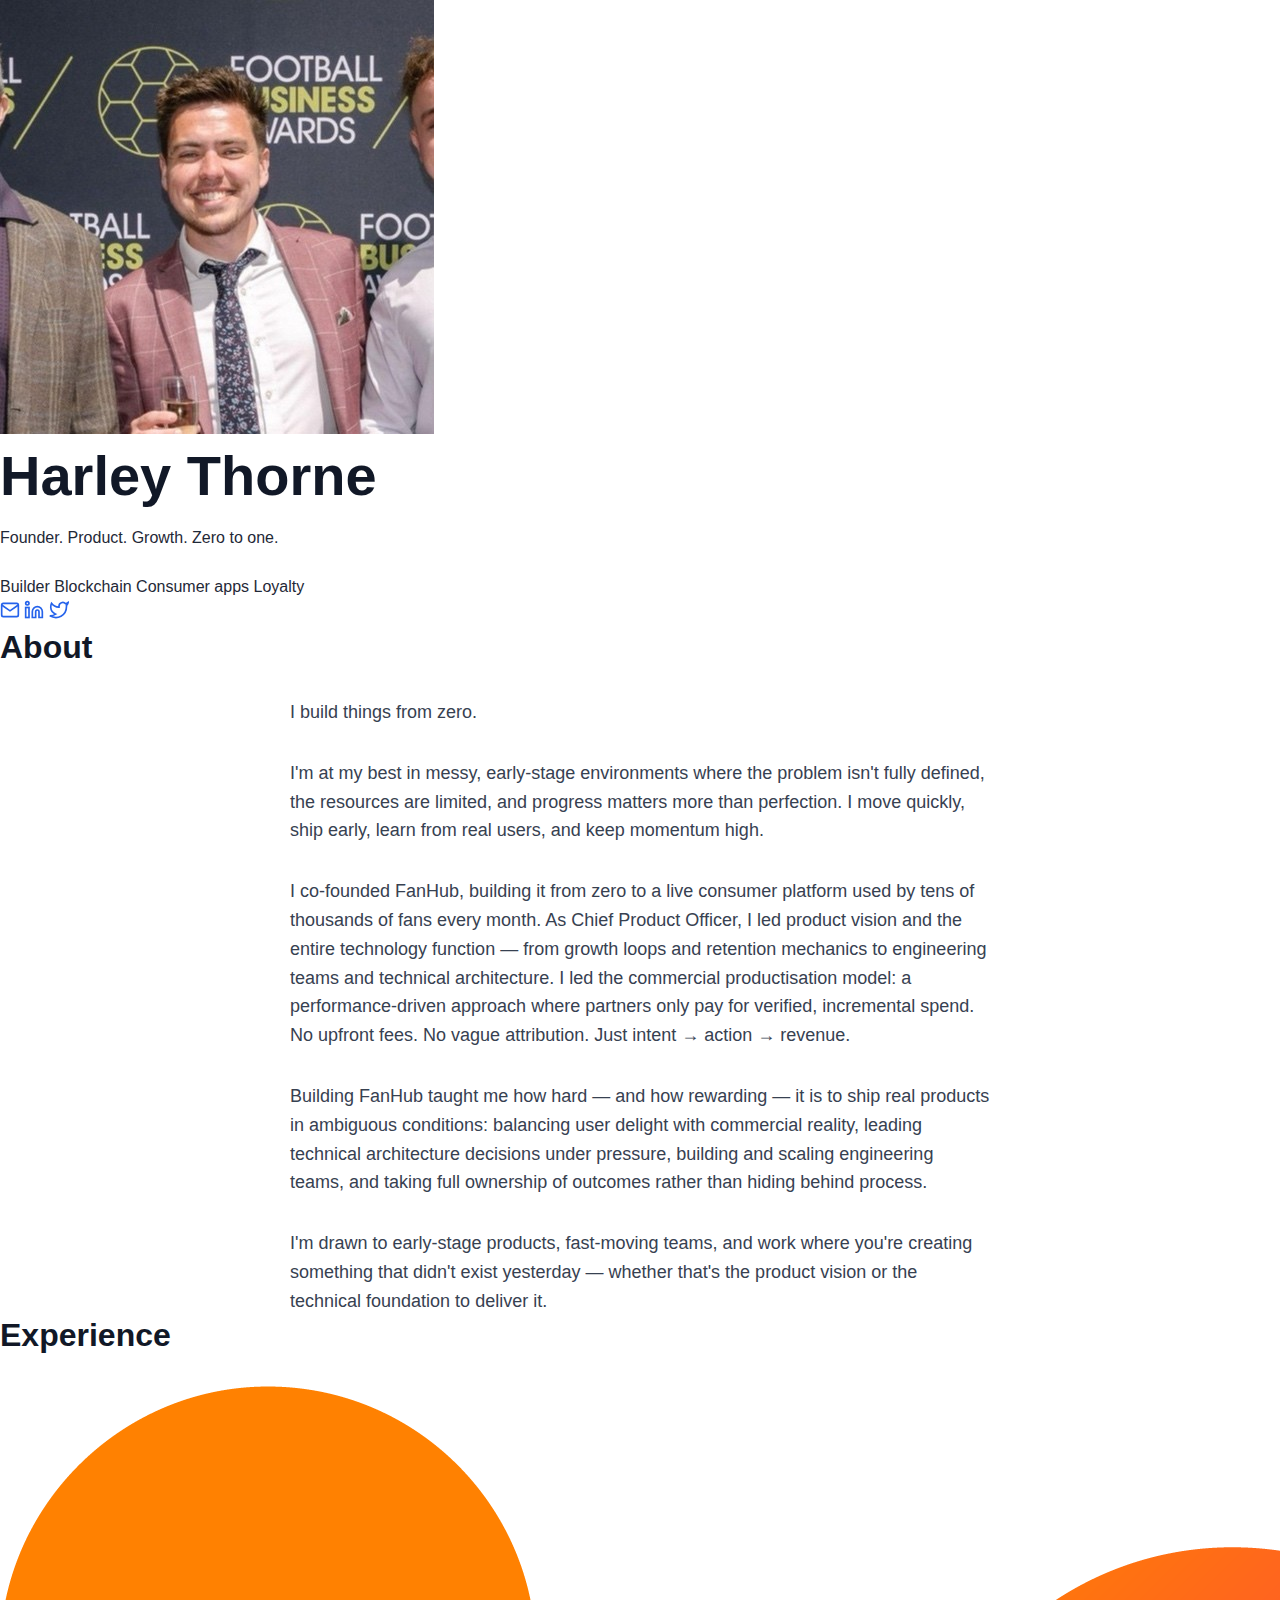
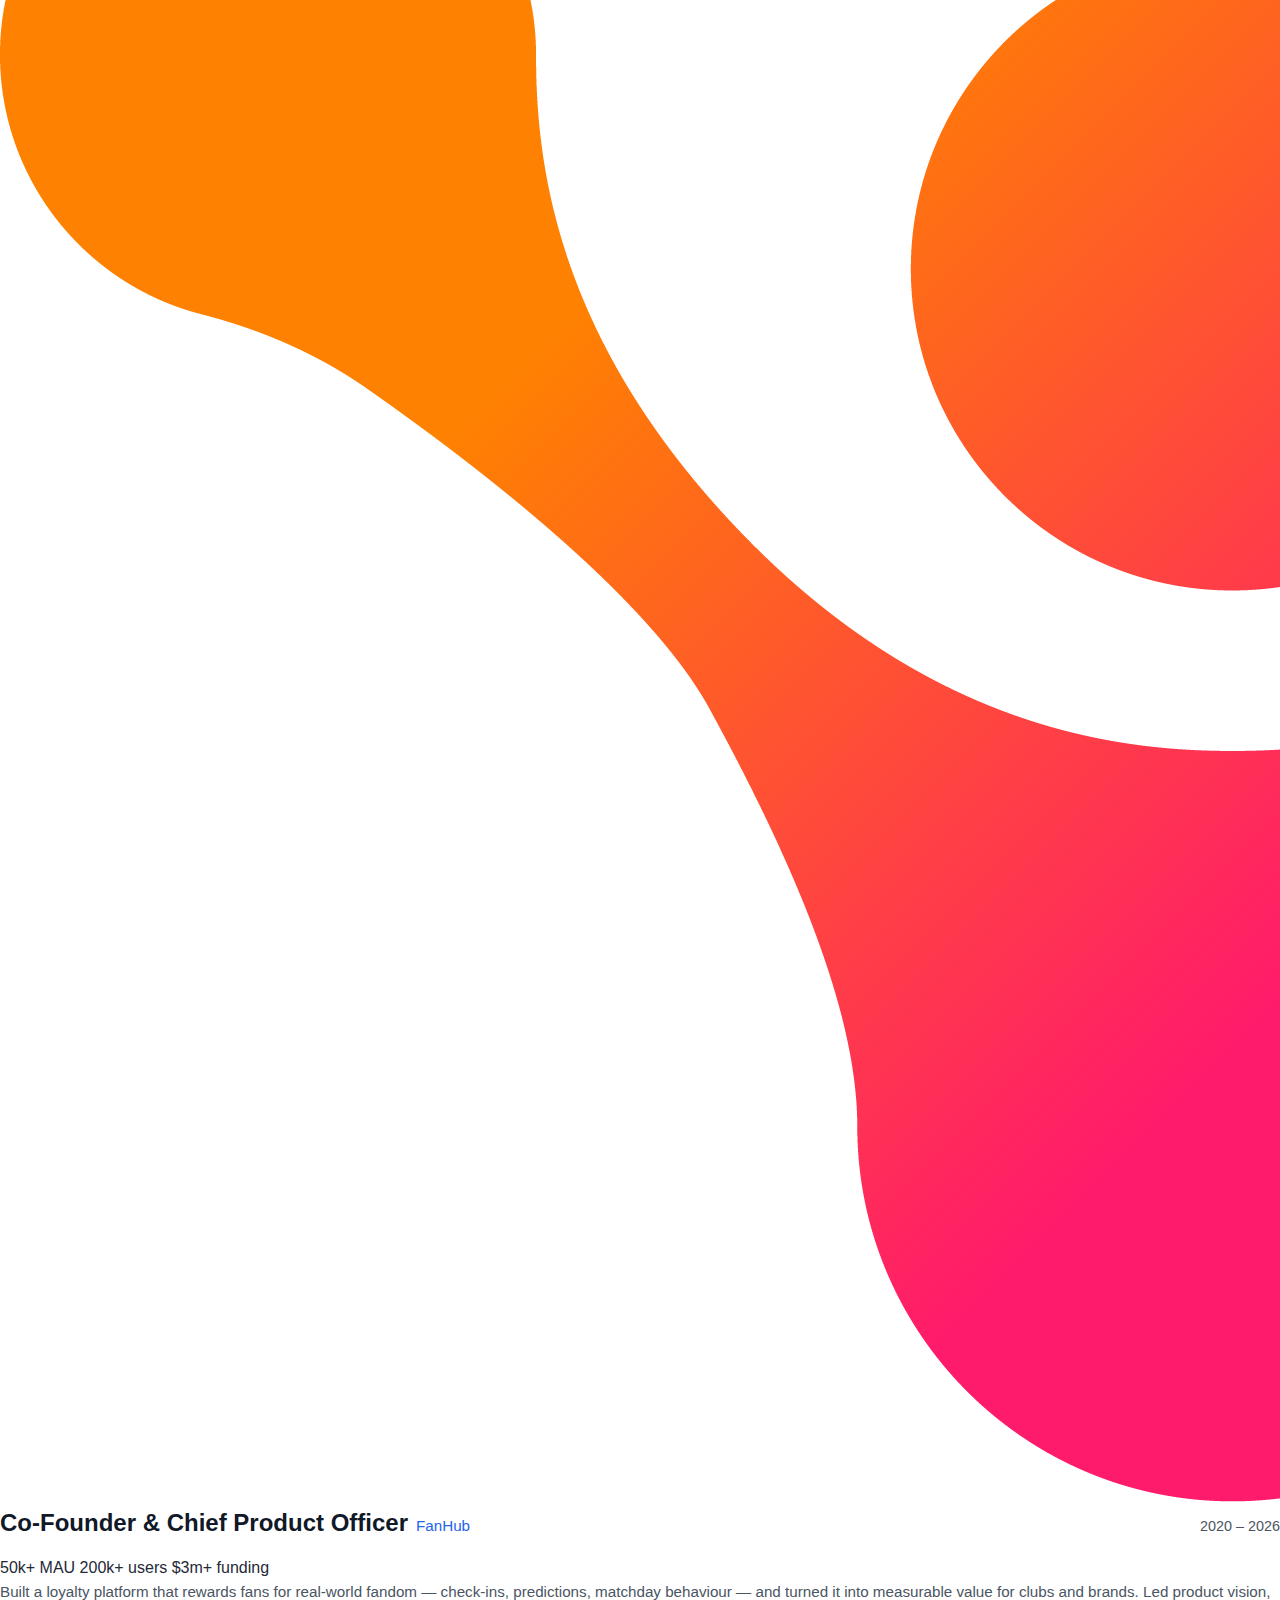
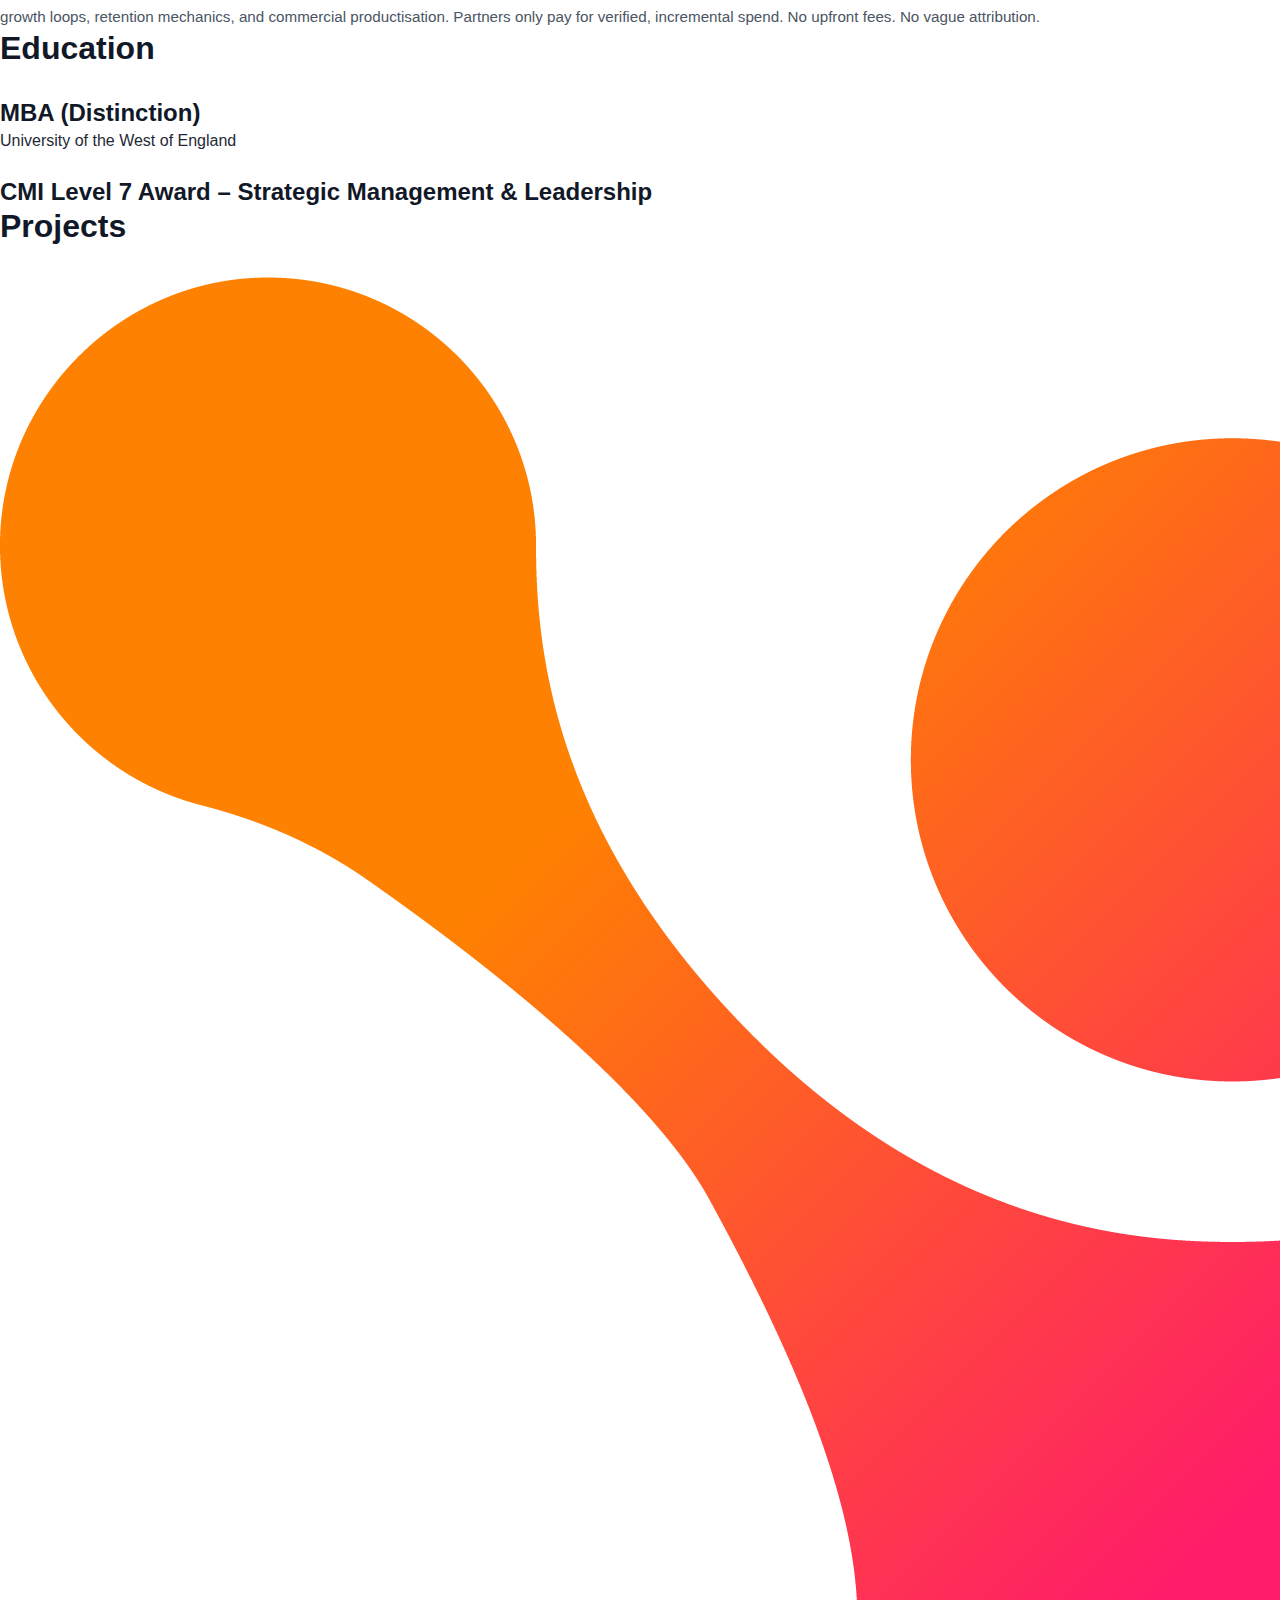
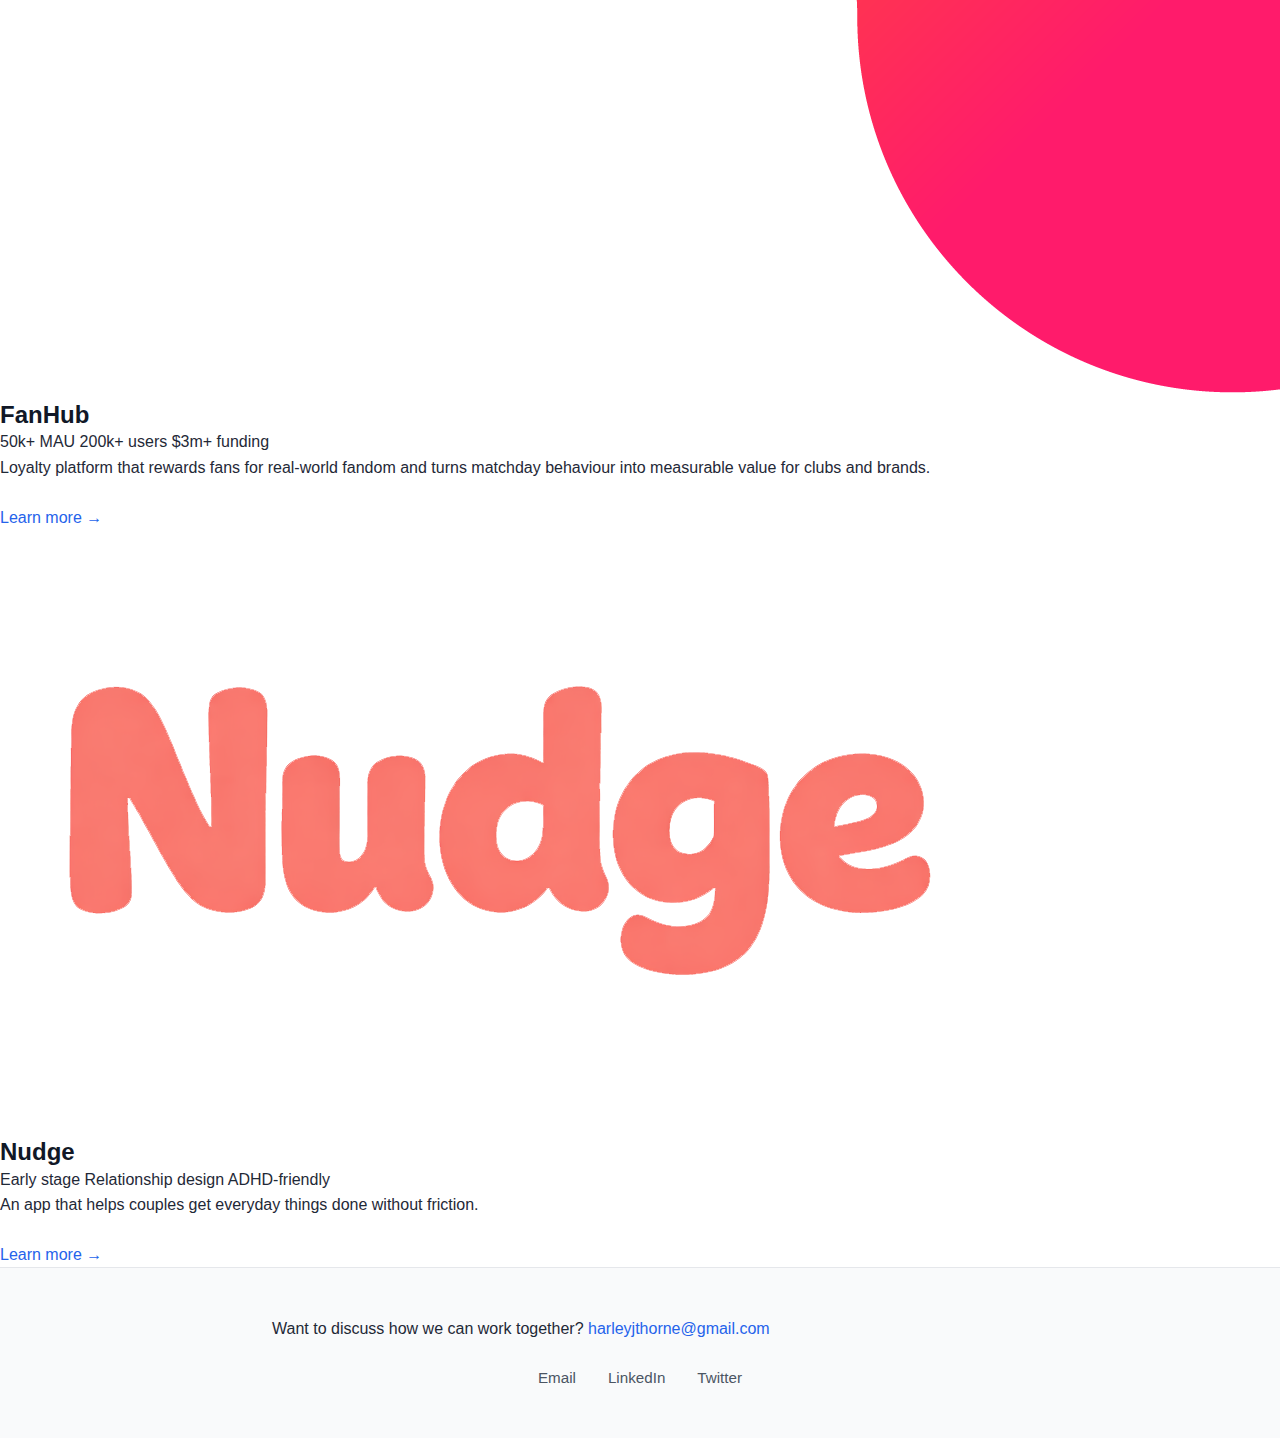
<file: index.html>
<!DOCTYPE html>
<html lang="en">
<head>
    <meta charset="UTF-8">
    <meta name="viewport" content="width=device-width, initial-scale=1.0">
    <meta name="description" content="Harley Thorne - Founder. Product. Growth. Zero to one. Co-founder of FanHub.">
    <title>Harley Thorne</title>
    <link rel="icon" type="image/png" href="assets/favicon_logo.png">
    <link rel="apple-touch-icon" href="assets/favicon_logo.png">
    <link rel="stylesheet" href="styles.css">
</head>
<body>
    <div class="bento-container">
        <!-- Identity Card -->
        <article class="bento-card identity-card">
            <div class="identity-content">
                <img src="assets/HarleySportsConference.jpeg" alt="Harley Thorne" class="identity-photo">
                <div class="identity-text">
                    <h1 class="identity-name">Harley Thorne</h1>
                    <p class="identity-tagline">Founder. Product. Growth. Zero to one.</p>
                    <div class="project-metrics">
                        <span class="metric">Builder</span>
                        <span class="metric">Blockchain</span>
                        <span class="metric">Consumer apps</span>
                        <span class="metric">Loyalty</span>
                    </div>
                    <nav class="identity-social">
                        <a href="mailto:harleyjthorne@gmail.com" aria-label="Email">
                            <svg width="20" height="20" viewBox="0 0 24 24" fill="none" stroke="currentColor" stroke-width="2">
                                <path d="M4 4h16c1.1 0 2 .9 2 2v12c0 1.1-.9 2-2 2H4c-1.1 0-2-.9-2-2V6c0-1.1.9-2 2-2z"></path>
                                <polyline points="22,6 12,13 2,6"></polyline>
                            </svg>
                        </a>
                        <a href="https://linkedin.com/in/harleythorne" target="_blank" rel="noopener noreferrer" aria-label="LinkedIn">
                            <svg width="20" height="20" viewBox="0 0 24 24" fill="none" stroke="currentColor" stroke-width="2">
                                <path d="M16 8a6 6 0 0 1 6 6v7h-4v-7a2 2 0 0 0-2-2 2 2 0 0 0-2 2v7h-4v-7a6 6 0 0 1 6-6z"></path>
                                <rect x="2" y="9" width="4" height="12"></rect>
                                <circle cx="4" cy="4" r="2"></circle>
                            </svg>
                        </a>
                        <a href="https://x.com/harrtron" target="_blank" rel="noopener noreferrer" aria-label="Twitter">
                            <svg width="20" height="20" viewBox="0 0 24 24" fill="none" stroke="currentColor" stroke-width="2">
                                <path d="M23 3a10.9 10.9 0 0 1-3.14 1.53 4.48 4.48 0 0 0-7.86 3v1A10.66 10.66 0 0 1 3 4s-4 9 5 13a11.64 11.64 0 0 1-7 2c9 5 20 0 20-11.5a4.5 4.5 0 0 0-.08-.83A7.72 7.72 0 0 0 23 3z"></path>
                            </svg>
                        </a>
                    </nav>
                </div>
            </div>
        </article>

        <!-- About Card -->
        <article class="bento-card about-card">
            <h2 class="card-title">About</h2>
            <div class="about-content">
                <p>I build things from zero.</p>
                <p>I'm at my best in messy, early-stage environments where the problem isn't fully defined, the resources are limited, and progress matters more than perfection. I move quickly, ship early, learn from real users, and keep momentum high.</p>
                <p>I co-founded FanHub, building it from zero to a live consumer platform used by tens of thousands of fans every month. As Chief Product Officer, I led product vision and the entire technology function — from growth loops and retention mechanics to engineering teams and technical architecture. I led the commercial productisation model: a performance-driven approach where partners only pay for verified, incremental spend. No upfront fees. No vague attribution. Just intent → action → revenue.</p>
                <p>Building FanHub taught me how hard — and how rewarding — it is to ship real products in ambiguous conditions: balancing user delight with commercial reality, leading technical architecture decisions under pressure, building and scaling engineering teams, and taking full ownership of outcomes rather than hiding behind process.</p>
                <p>I'm drawn to early-stage products, fast-moving teams, and work where you're creating something that didn't exist yesterday — whether that's the product vision or the technical foundation to deliver it.</p>
            </div>
        </article>

        <!-- Experience Card -->
        <article class="bento-card experience-card">
            <h2 class="card-title">Experience</h2>
            <div class="experience-content">
                <div class="experience-logo">
                    <img src="assets/FH Master Logo.png" alt="FanHub Logo" class="experience-logo-img">
                </div>
                <div class="experience-header">
                    <h3 class="experience-role">Co-Founder & Chief Product Officer</h3>
                    <span class="experience-company">FanHub</span>
                    <span class="experience-period">2020 – 2026</span>
                </div>
                <div class="experience-metrics">
                    <span class="metric">50k+ MAU</span>
                    <span class="metric">200k+ users</span>
                    <span class="metric">$3m+ funding</span>
                </div>
                <p class="experience-description">Built a loyalty platform that rewards fans for real-world fandom — check-ins, predictions, matchday behaviour — and turned it into measurable value for clubs and brands. Led product vision, growth loops, retention mechanics, and commercial productisation. Partners only pay for verified, incremental spend. No upfront fees. No vague attribution.</p>
            </div>
        </article>

        <!-- Education Card -->
        <article class="bento-card education-card">
            <h2 class="card-title">Education</h2>
            <div class="education-content">
                <h3 class="education-degree">MBA (Distinction)</h3>
                <p class="education-school">University of the West of England</p>
                <h3 class="education-degree">CMI Level 7 Award – Strategic Management & Leadership</h3>
            </div>
        </article>

        <!-- Projects Card -->
        <article class="bento-card projects-card">
            <h2 class="card-title">Projects</h2>
            <div class="projects-list">
                <div class="project-item">
                    <img src="assets/FH Master Logo.png" alt="FanHub Logo" class="project-item-logo">
                    <div class="project-item-content">
                        <h3 class="project-item-name">FanHub</h3>
                        <div class="project-metrics">
                            <span class="metric">50k+ MAU</span>
                            <span class="metric">200k+ users</span>
                            <span class="metric">$3m+ funding</span>
                        </div>
                        <p class="project-item-description">Loyalty platform that rewards fans for real-world fandom and turns matchday behaviour into measurable value for clubs and brands.</p>
                        <a href="fanhub" class="project-item-link">Learn more →</a>
                    </div>
                </div>
                <div class="project-item">
                    <img src="assets/nudge_logo.png" alt="Nudge Logo" class="project-item-logo">
                    <div class="project-item-content">
                        <h3 class="project-item-name">Nudge</h3>
                        <div class="project-metrics">
                            <span class="metric">Early stage</span>
                            <span class="metric">Relationship design</span>
                            <span class="metric">ADHD-friendly</span>
                        </div>
                        <p class="project-item-description">An app that helps couples get everyday things done without friction.</p>
                        <a href="nudge" class="project-item-link">Learn more →</a>
                    </div>
                </div>
            </div>
        </article>
    </div>

    <footer class="footer">
        <div class="container">
            <p class="footer-cta">Want to discuss how we can work together? <a href="mailto:harleyjthorne@gmail.com">harleyjthorne@gmail.com</a></p>
            <nav class="footer-social">
                <a href="mailto:harleyjthorne@gmail.com" aria-label="Email">Email</a>
                <a href="https://linkedin.com/in/harleythorne" target="_blank" rel="noopener noreferrer" aria-label="LinkedIn">LinkedIn</a>
                <a href="https://x.com/harrtron" target="_blank" rel="noopener noreferrer" aria-label="Twitter">Twitter</a>
            </nav>
        </div>
    </footer>

    <script src="main.js"></script>
</body>
</html>
</file>
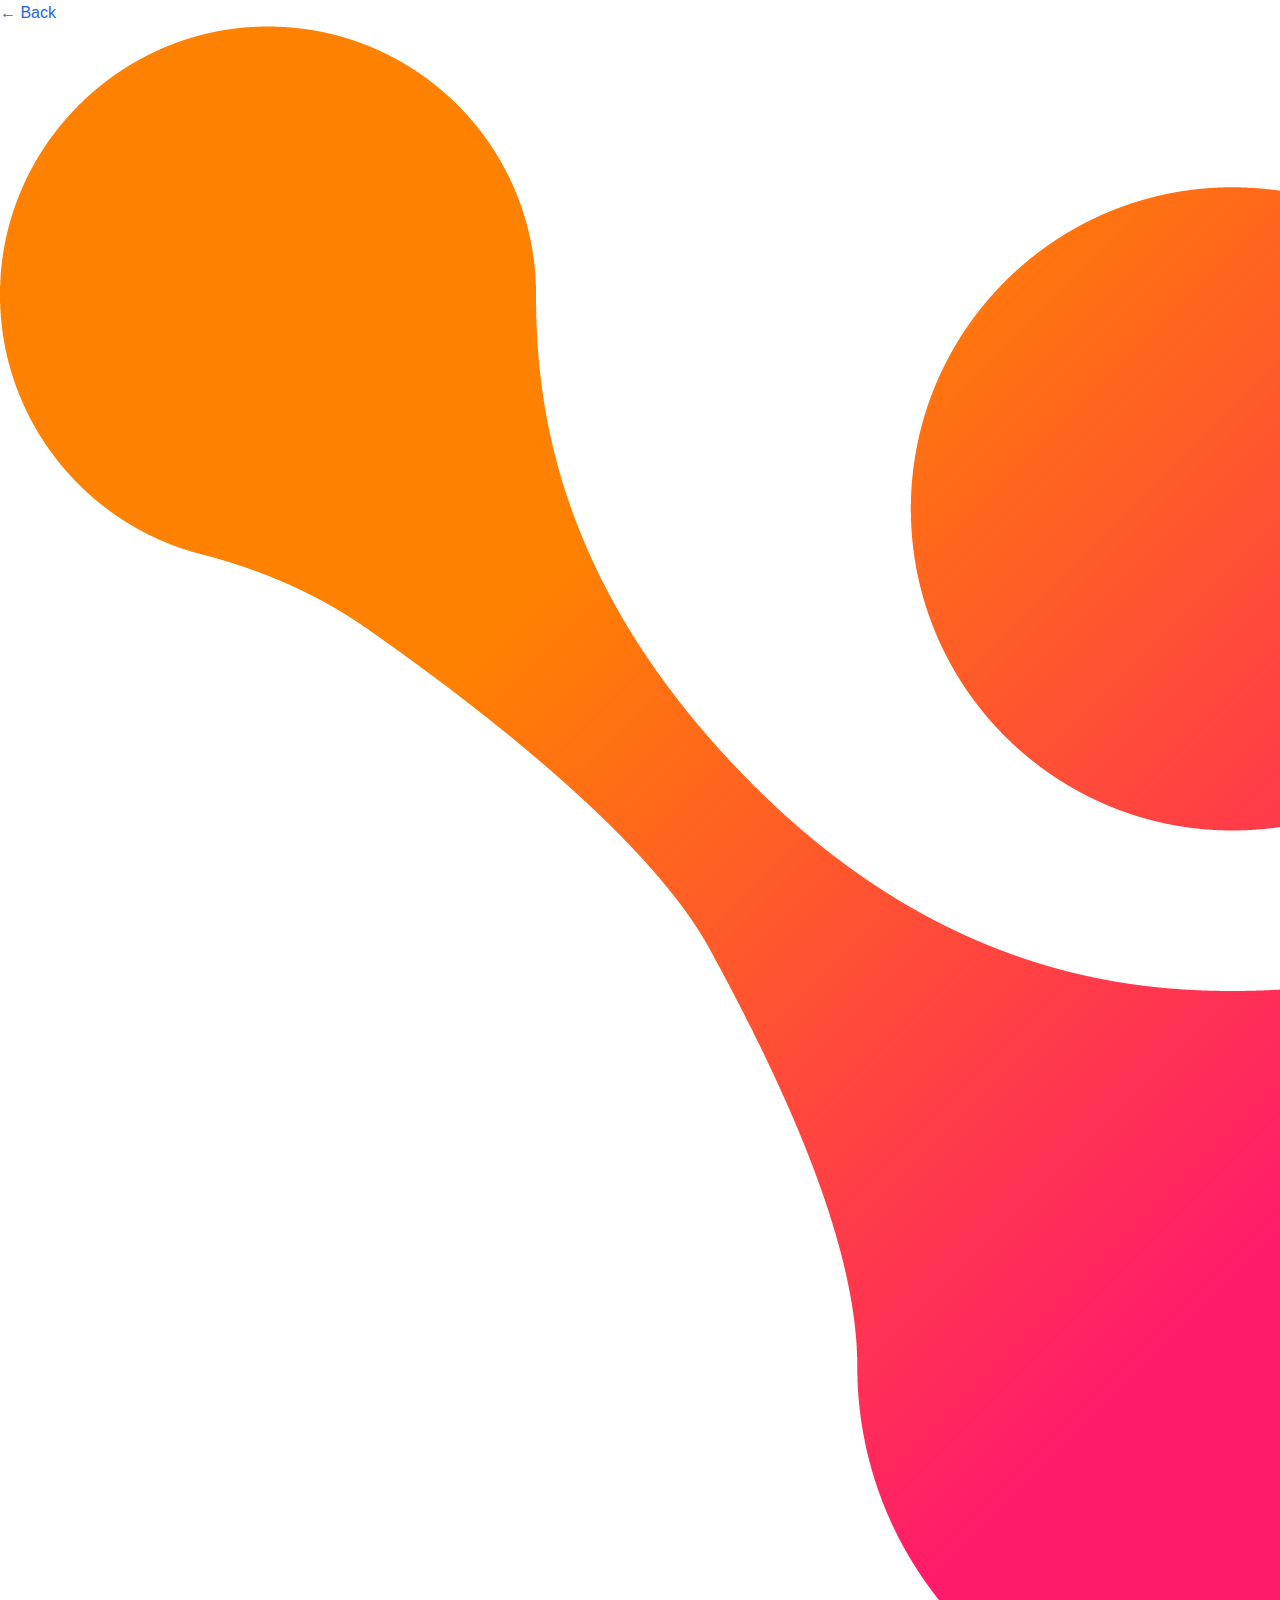
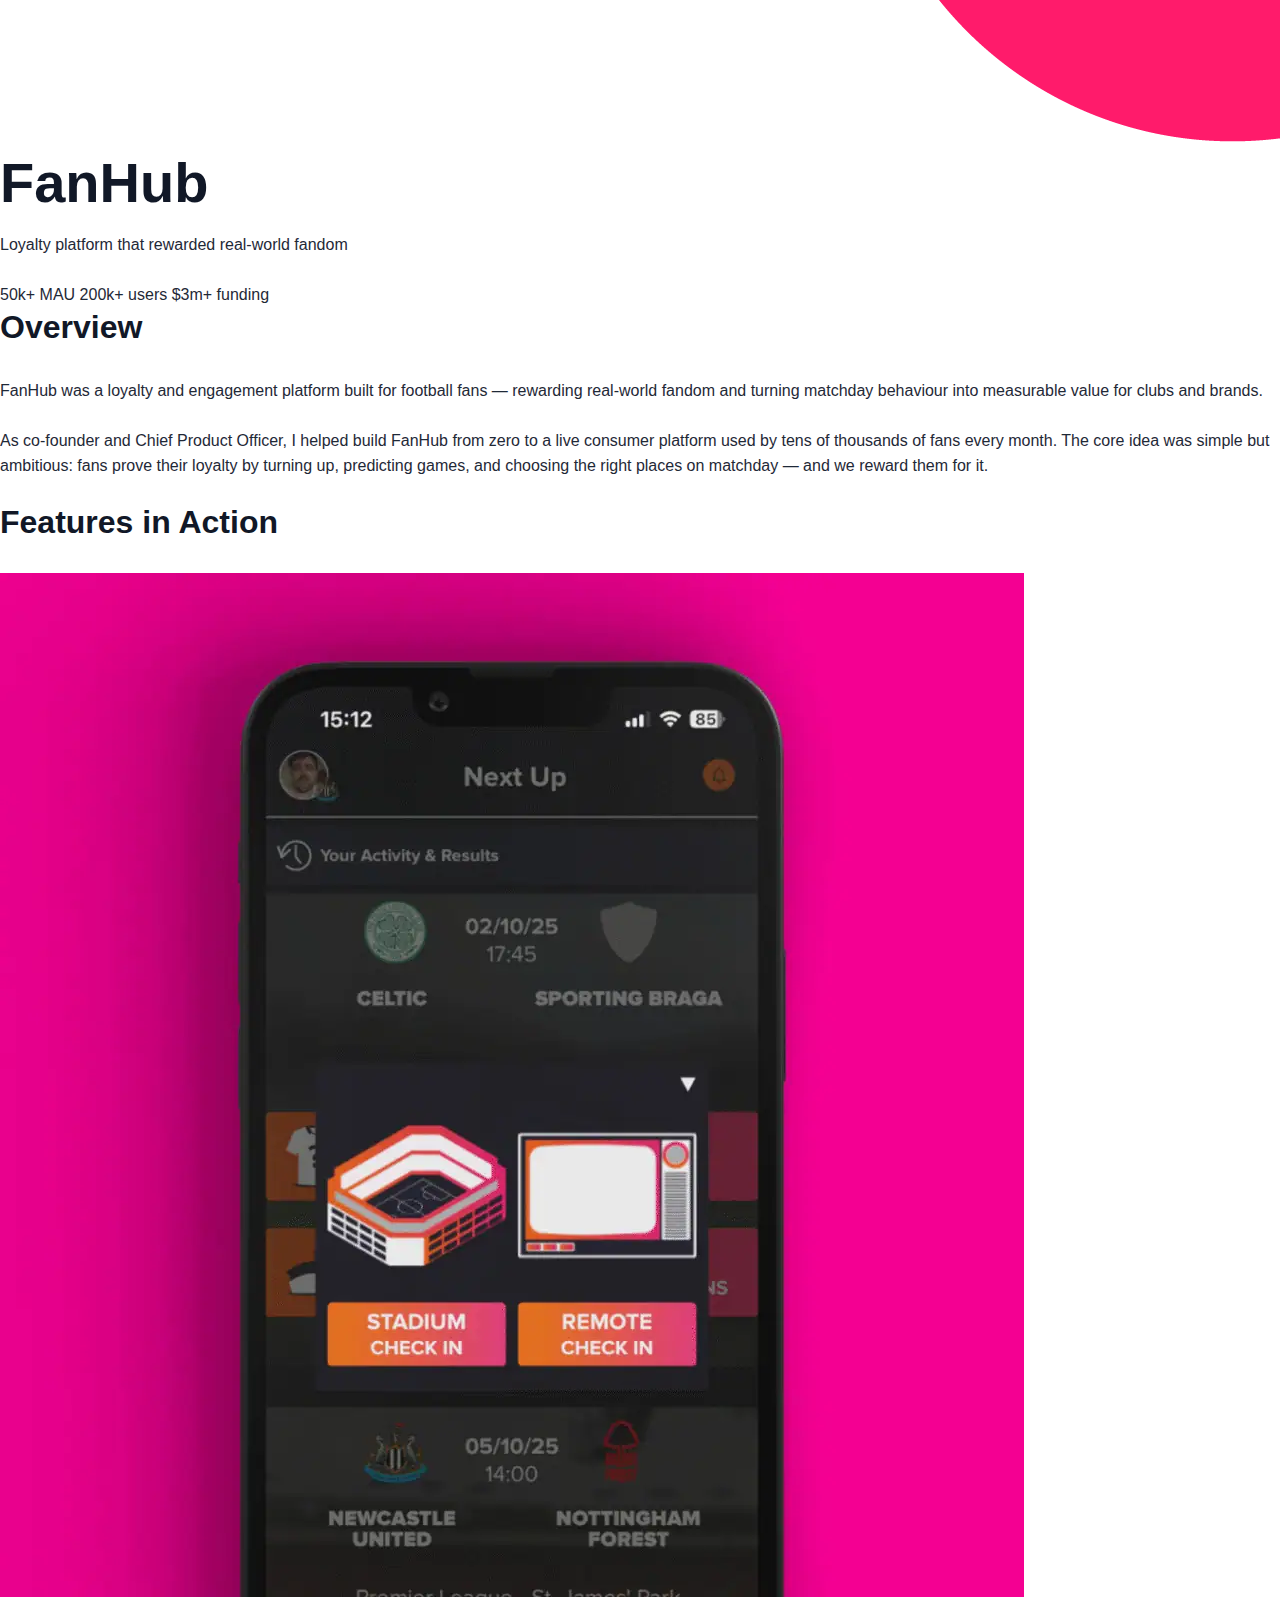
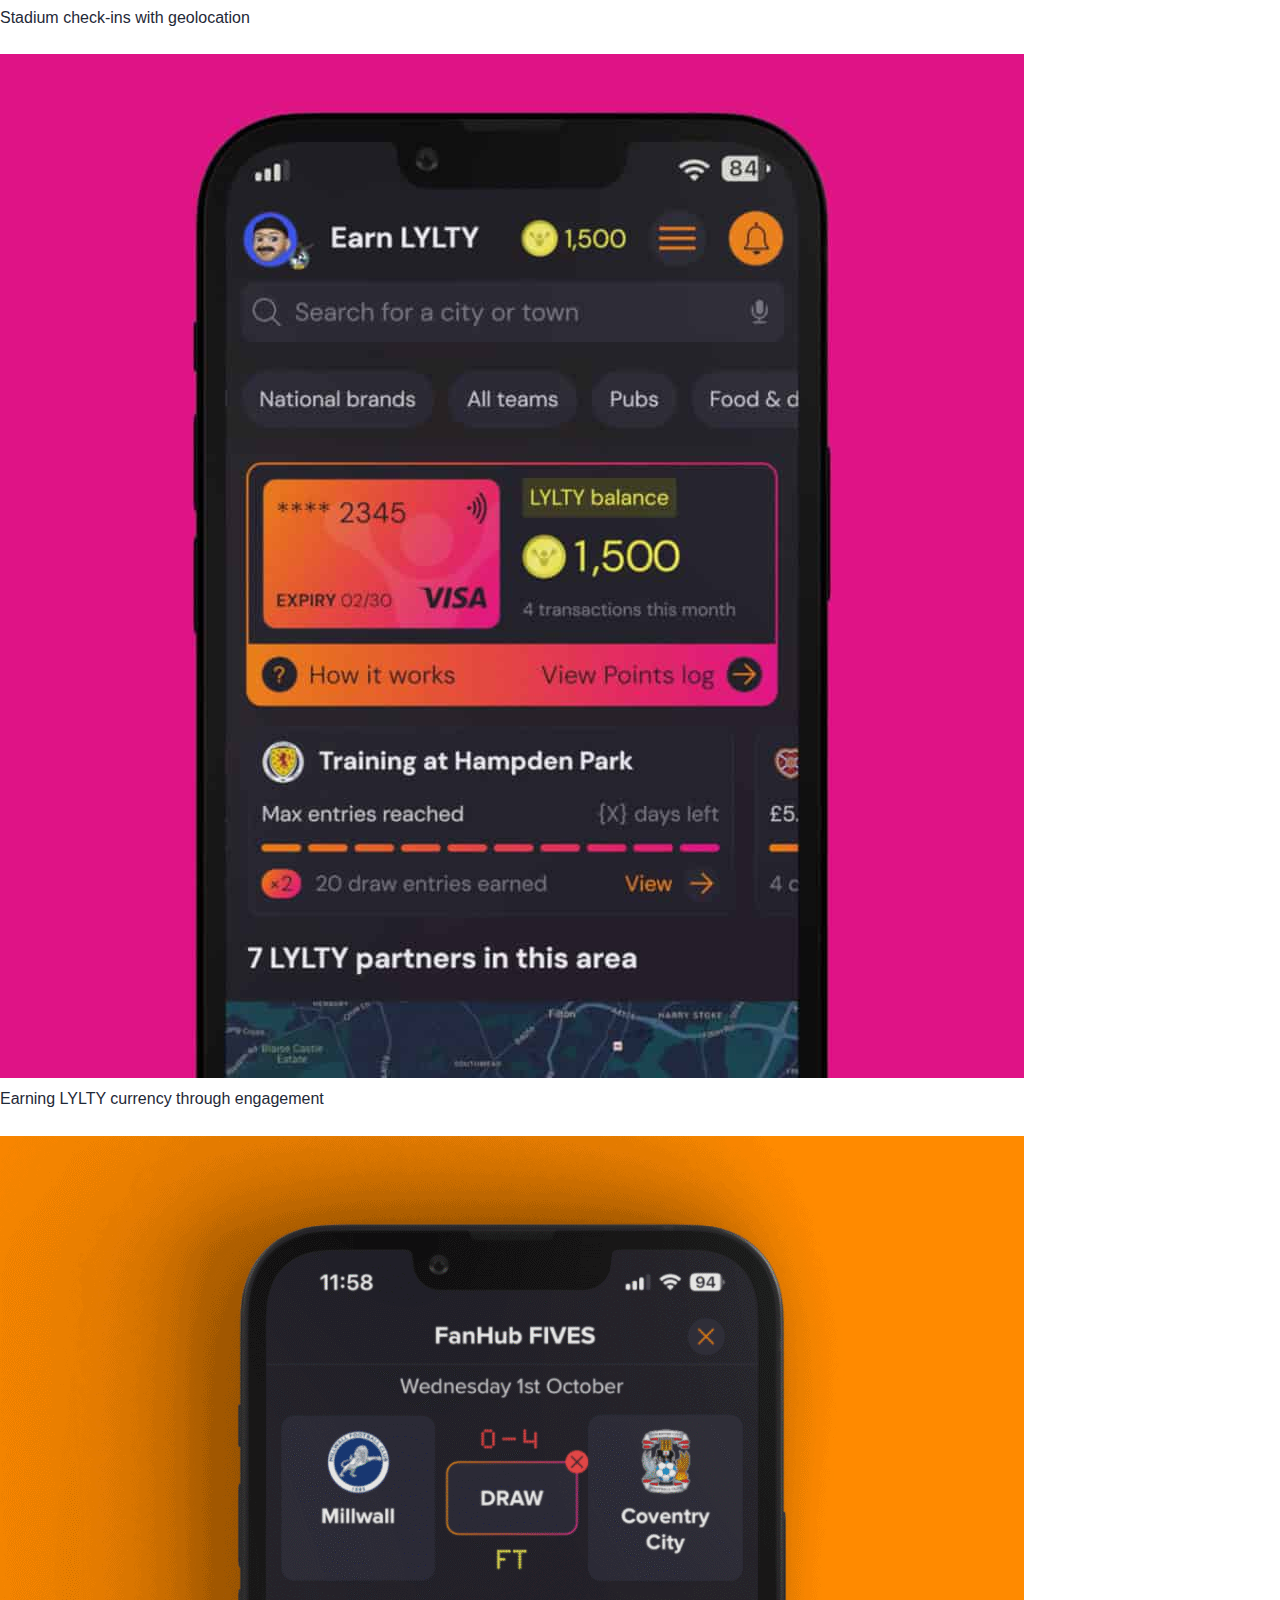
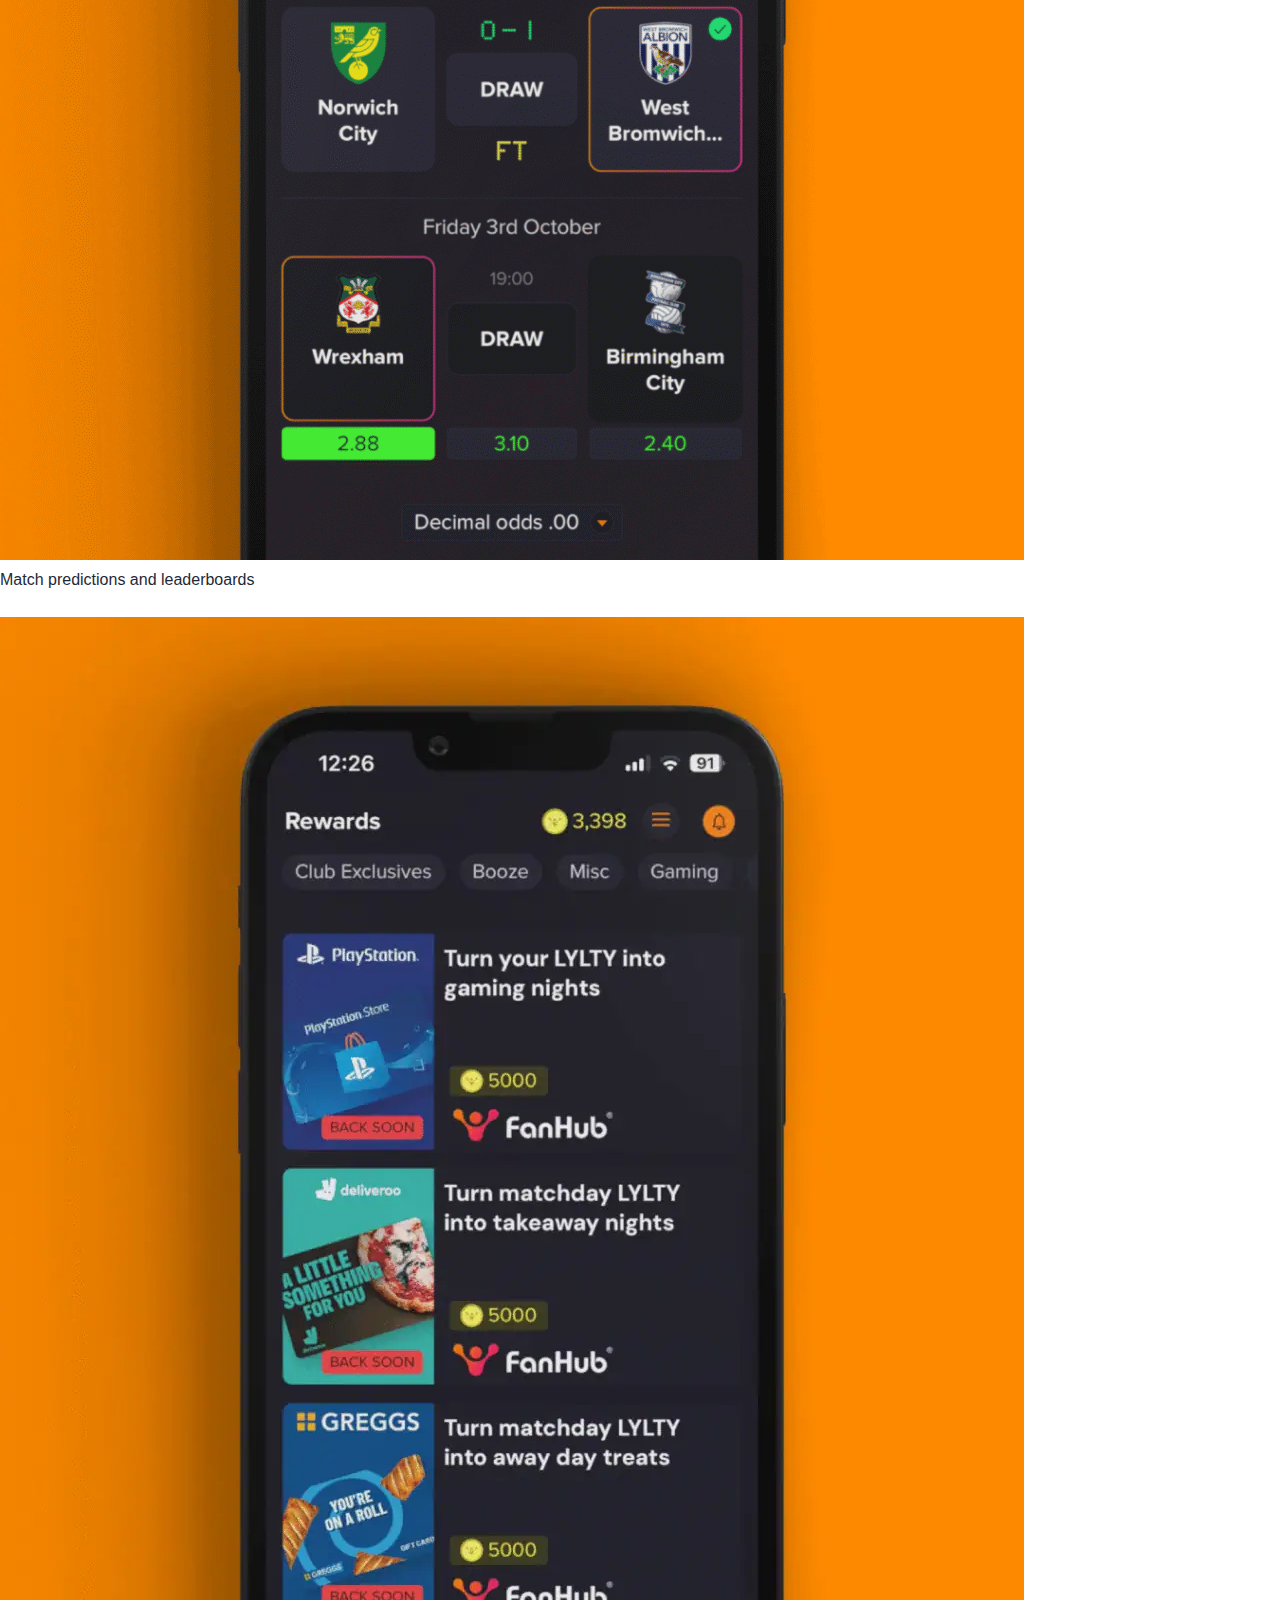
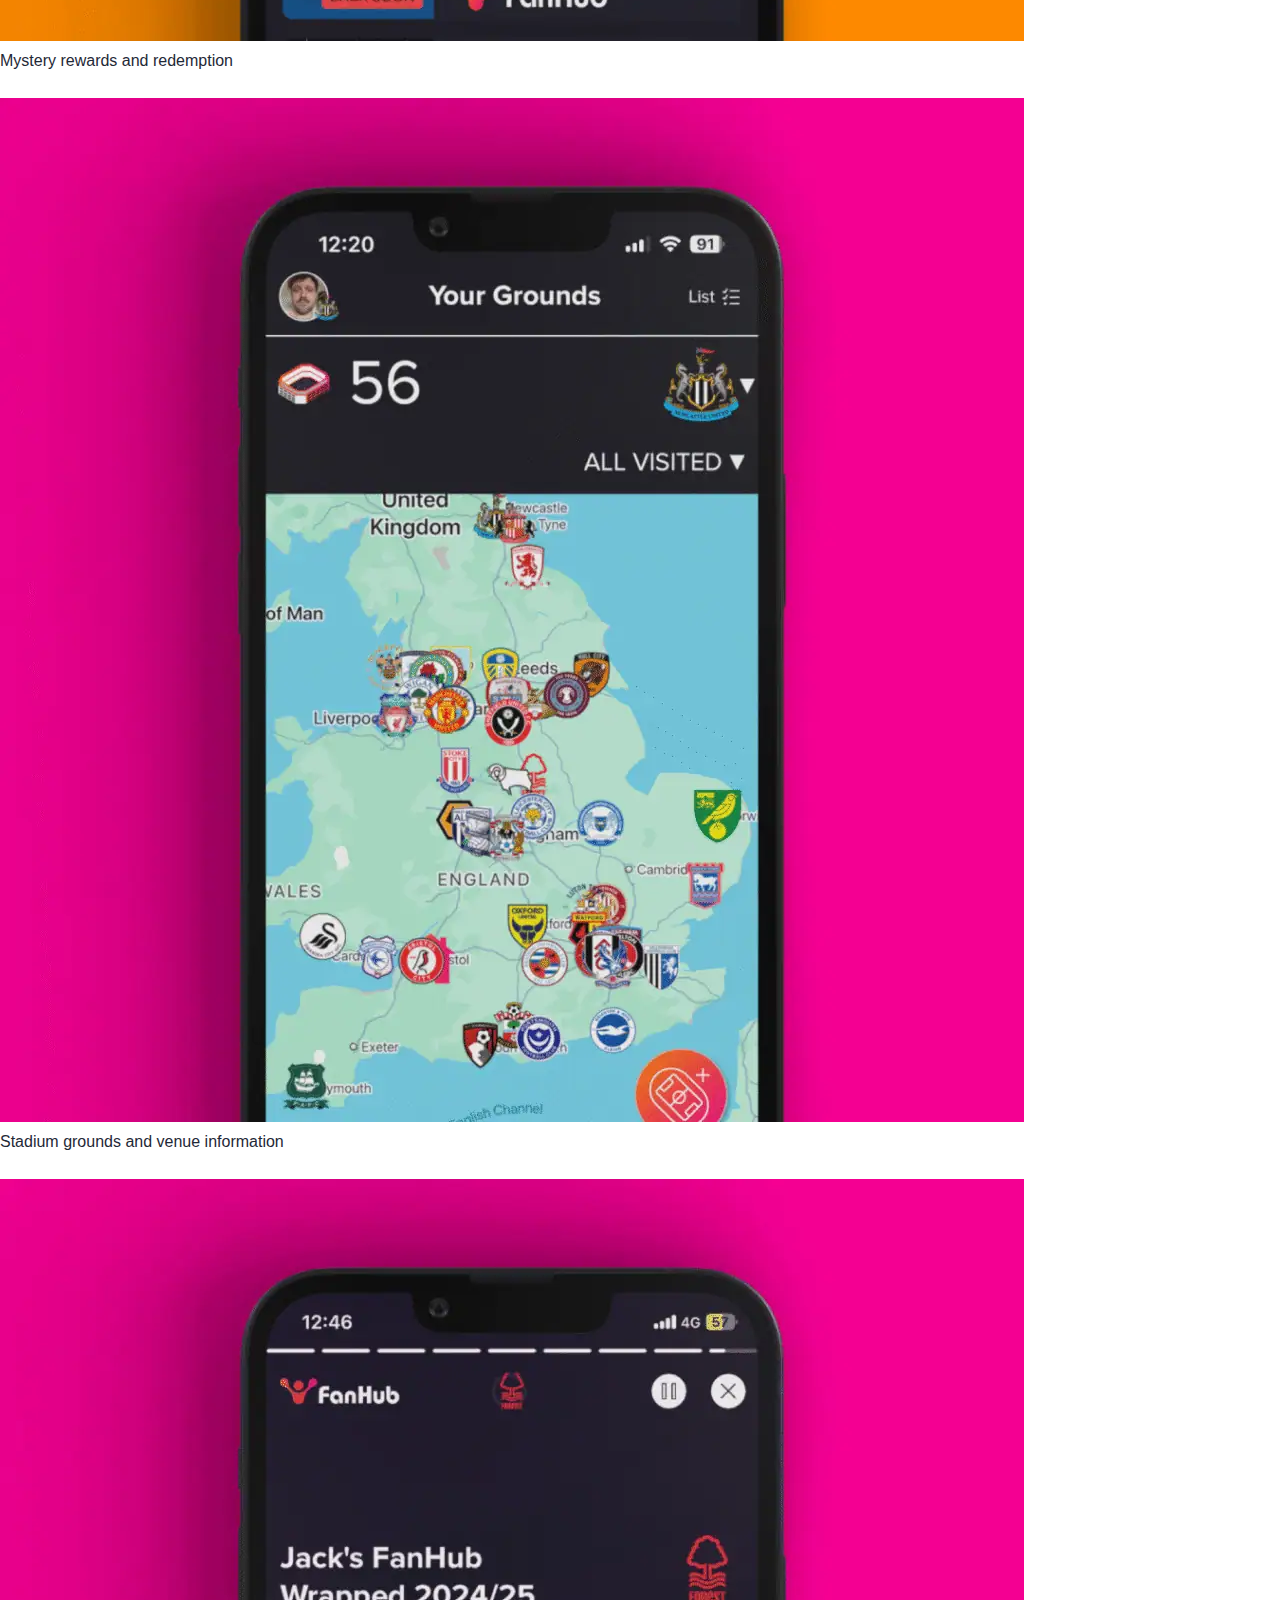
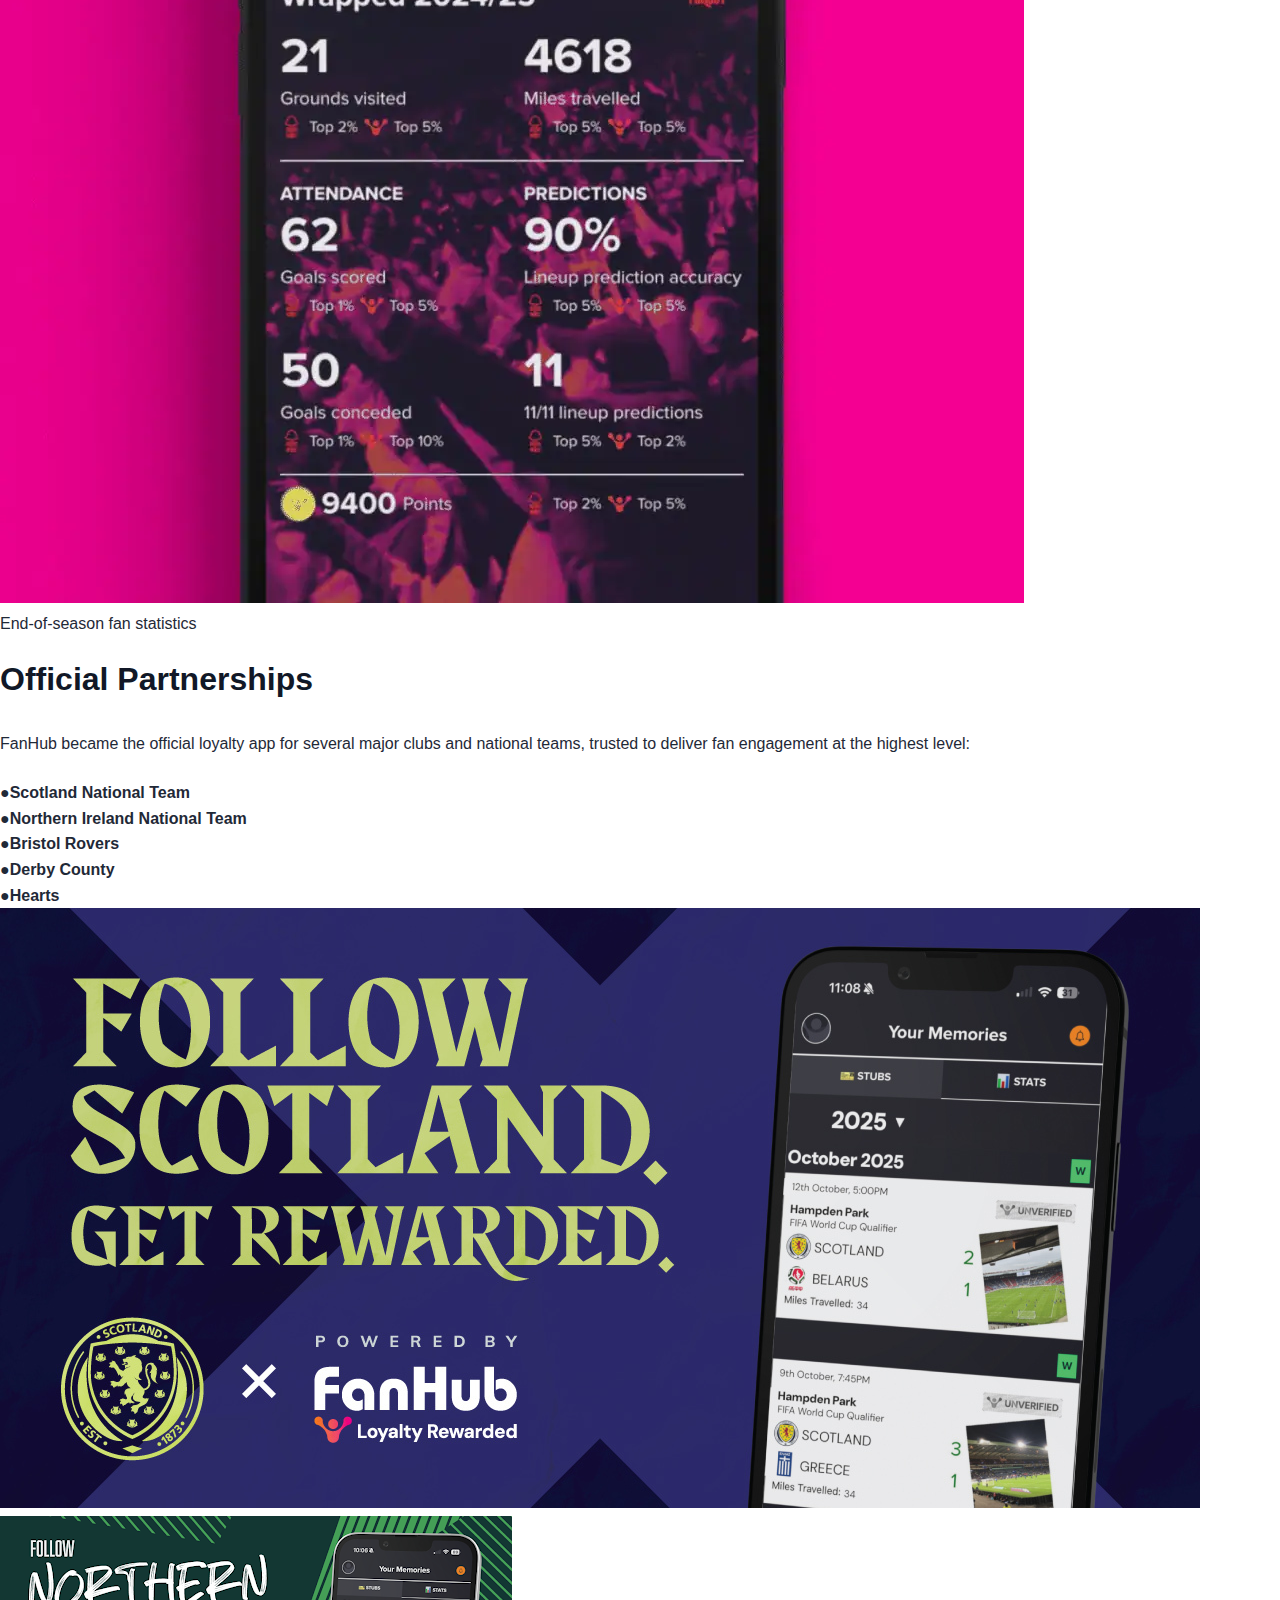
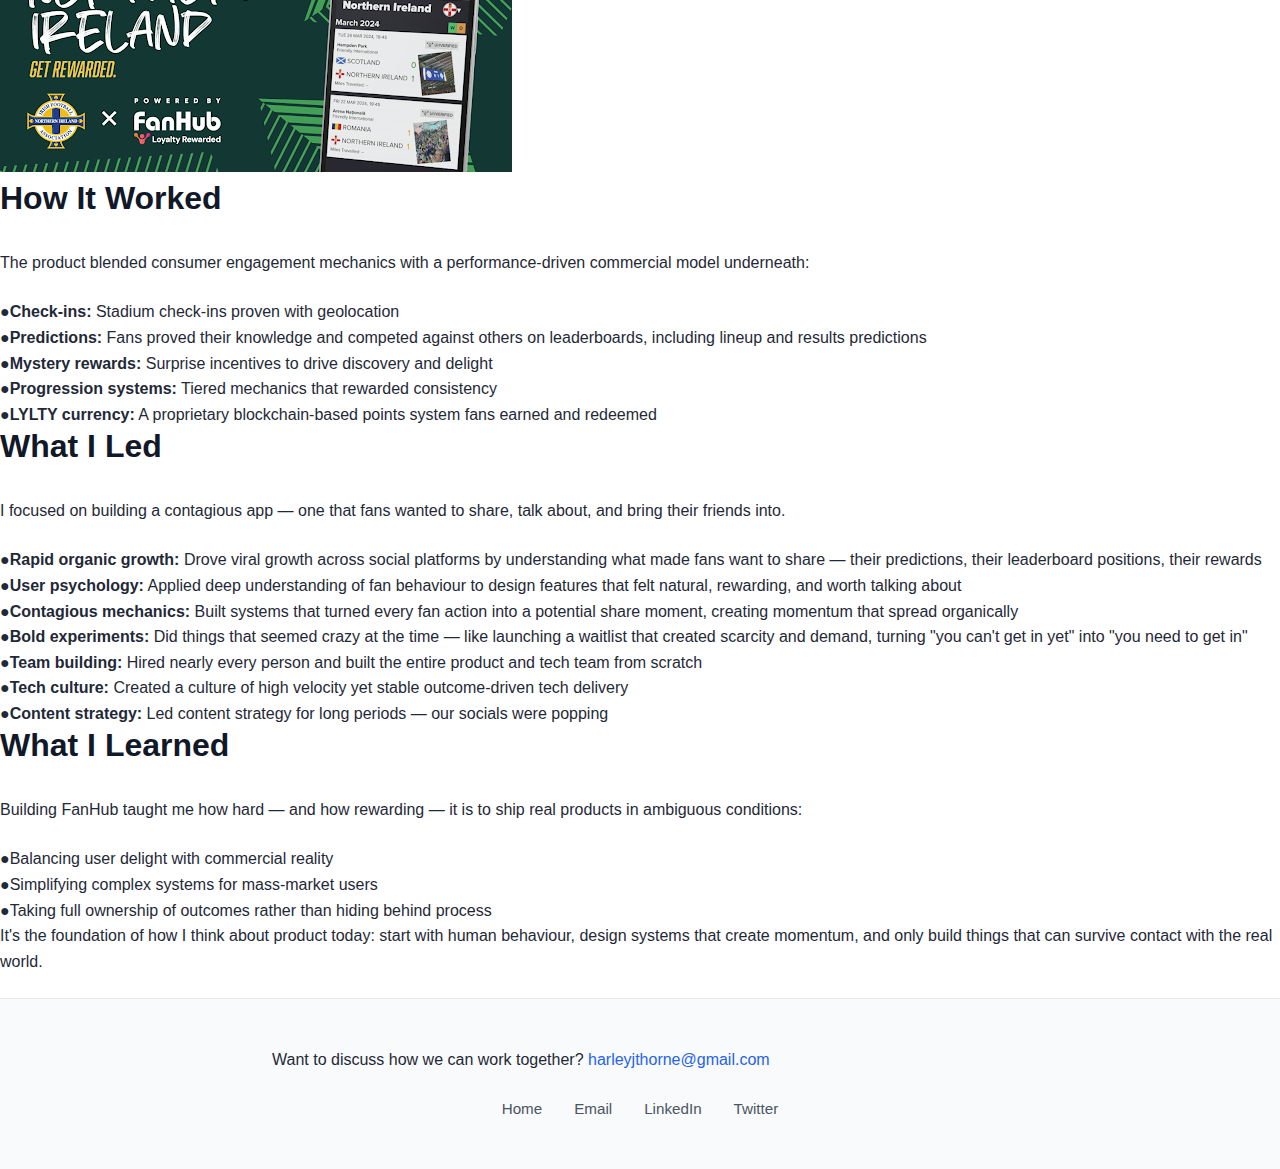
<file: fanhub/index.html>
<!DOCTYPE html>
<html lang="en">
<head>
    <meta charset="UTF-8">
    <meta name="viewport" content="width=device-width, initial-scale=1.0">
    <meta name="description" content="FanHub - Loyalty platform that rewarded real-world fandom and turned matchday behaviour into measurable value for clubs and brands. Built from zero to 50k+ MAU, 200k+ users, $3m+ funding.">
    <title>FanHub | Harley Thorne</title>
    <link rel="icon" type="image/png" href="/assets/favicon_logo.png">
    <link rel="apple-touch-icon" href="/assets/favicon_logo.png">
    <link rel="stylesheet" href="/styles.css">
</head>
<body>
    <div class="bento-container project-page">
        <article class="bento-card project-identity-card">
            <nav class="back-nav">
                <a href="/index.html">← Back</a>
            </nav>
            <img src="/assets/FH Master Logo.png" alt="FanHub Logo" class="project-identity-logo">
            <h1 class="project-title">FanHub</h1>
            <p class="project-tagline">Loyalty platform that rewarded real-world fandom</p>
            <div class="project-metrics">
                <span class="metric">50k+ MAU</span>
                <span class="metric">200k+ users</span>
                <span class="metric">$3m+ funding</span>
            </div>
        </article>

        <article class="bento-card project-summary-card">
            <h2 class="card-title">Overview</h2>
            <p>FanHub was a loyalty and engagement platform built for football fans — rewarding real-world fandom and turning matchday behaviour into measurable value for clubs and brands.</p>
            <p>As co-founder and Chief Product Officer, I helped build FanHub from zero to a live consumer platform used by tens of thousands of fans every month. The core idea was simple but ambitious: fans prove their loyalty by turning up, predicting games, and choosing the right places on matchday — and we reward them for it.</p>
        </article>

        <article class="bento-card project-features-card">
            <h2 class="card-title">Features in Action</h2>
            <div class="project-images-grid">
                <div class="project-feature-image">
                    <img src="/assets/fanhub_app/checkin_square.jpg" alt="FanHub - Stadium check-in feature" class="project-screenshot">
                    <p class="image-caption">Stadium check-ins with geolocation</p>
                </div>
                <div class="project-feature-image">
                    <img src="/assets/fanhub_app/earn_lylty-square.jpg" alt="FanHub - Earn LYLTY currency feature" class="project-screenshot">
                    <p class="image-caption">Earning LYLTY currency through engagement</p>
                </div>
                <div class="project-feature-image">
                    <img src="/assets/fanhub_app/predictions_square.jpg" alt="FanHub - Match predictions feature" class="project-screenshot">
                    <p class="image-caption">Match predictions and leaderboards</p>
                </div>
                <div class="project-feature-image">
                    <img src="/assets/fanhub_app/rewards.jpg" alt="FanHub - Rewards feature" class="project-screenshot">
                    <p class="image-caption">Mystery rewards and redemption</p>
                </div>
                <div class="project-feature-image">
                    <img src="/assets/fanhub_app/grounds_square.jpg" alt="FanHub - Stadium grounds feature" class="project-screenshot">
                    <p class="image-caption">Stadium grounds and venue information</p>
                </div>
                <div class="project-feature-image">
                    <img src="/assets/fanhub_app/seasonwrapped_square.jpg" alt="FanHub - Season wrapped feature" class="project-screenshot">
                    <p class="image-caption">End-of-season fan statistics</p>
                </div>
            </div>
        </article>

        <article class="bento-card project-section-card">
            <h2 class="card-title">Official Partnerships</h2>
            <p>FanHub became the official loyalty app for several major clubs and national teams, trusted to deliver fan engagement at the highest level:</p>
            <ul class="icon-list">
                <li><span class="icon">●</span><span><strong>Scotland National Team</strong></span></li>
                <li><span class="icon">●</span><span><strong>Northern Ireland National Team</strong></span></li>
                <li><span class="icon">●</span><span><strong>Bristol Rovers</strong></span></li>
                <li><span class="icon">●</span><span><strong>Derby County</strong></span></li>
                <li><span class="icon">●</span><span><strong>Hearts</strong></span></li>
            </ul>
            <div class="project-images-grid">
                <img src="/assets/fanhub_app/fanhub_scotland_official.jpg" alt="FanHub - Official App of Scotland National Team" class="project-screenshot">
                <img src="/assets/fanhub_app/fanhub_northernirelandofficial.png" alt="FanHub - Official App of Northern Ireland National Team" class="project-screenshot">
            </div>
        </article>

        <article class="bento-card project-section-card">
            <h2 class="card-title">How It Worked</h2>
            <p>The product blended consumer engagement mechanics with a performance-driven commercial model underneath:</p>
            <ul class="icon-list">
                <li><span class="icon">●</span><span><strong>Check-ins:</strong> Stadium check-ins proven with geolocation</span></li>
                <li><span class="icon">●</span><span><strong>Predictions:</strong> Fans proved their knowledge and competed against others on leaderboards, including lineup and results predictions</span></li>
                <li><span class="icon">●</span><span><strong>Mystery rewards:</strong> Surprise incentives to drive discovery and delight</span></li>
                <li><span class="icon">●</span><span><strong>Progression systems:</strong> Tiered mechanics that rewarded consistency</span></li>
                <li><span class="icon">●</span><span><strong>LYLTY currency:</strong> A proprietary blockchain-based points system fans earned and redeemed</span></li>
            </ul>
        </article>

        <article class="bento-card project-section-card">
            <h2 class="card-title">What I Led</h2>
            <p>I focused on building a contagious app — one that fans wanted to share, talk about, and bring their friends into.</p>
            <ul class="icon-list">
                <li><span class="icon">●</span><span><strong>Rapid organic growth:</strong> Drove viral growth across social platforms by understanding what made fans want to share — their predictions, their leaderboard positions, their rewards</span></li>
                <li><span class="icon">●</span><span><strong>User psychology:</strong> Applied deep understanding of fan behaviour to design features that felt natural, rewarding, and worth talking about</span></li>
                <li><span class="icon">●</span><span><strong>Contagious mechanics:</strong> Built systems that turned every fan action into a potential share moment, creating momentum that spread organically</span></li>
                <li><span class="icon">●</span><span><strong>Bold experiments:</strong> Did things that seemed crazy at the time — like launching a waitlist that created scarcity and demand, turning "you can't get in yet" into "you need to get in"</span></li>
                <li><span class="icon">●</span><span><strong>Team building:</strong> Hired nearly every person and built the entire product and tech team from scratch</span></li>
                <li><span class="icon">●</span><span><strong>Tech culture:</strong> Created a culture of high velocity yet stable outcome-driven tech delivery</span></li>
                <li><span class="icon">●</span><span><strong>Content strategy:</strong> Led content strategy for long periods — our socials were popping</span></li>
            </ul>
        </article>

        <article class="bento-card project-section-card">
            <h2 class="card-title">What I Learned</h2>
            <p>Building FanHub taught me how hard — and how rewarding — it is to ship real products in ambiguous conditions:</p>
            <ul class="icon-list">
                <li><span class="icon">●</span><span>Balancing user delight with commercial reality</span></li>
                <li><span class="icon">●</span><span>Simplifying complex systems for mass-market users</span></li>
                <li><span class="icon">●</span><span>Taking full ownership of outcomes rather than hiding behind process</span></li>
            </ul>
            <p>It's the foundation of how I think about product today: start with human behaviour, design systems that create momentum, and only build things that can survive contact with the real world.</p>
        </article>
    </div>

    <footer class="footer">
        <div class="container">
            <p class="footer-cta">Want to discuss how we can work together? <a href="mailto:harleyjthorne@gmail.com">harleyjthorne@gmail.com</a></p>
            <nav class="footer-social">
                <a href="/index.html">Home</a>
                <a href="mailto:harleyjthorne@gmail.com" aria-label="Email">Email</a>
                <a href="https://linkedin.com/in/harleythorne" target="_blank" rel="noopener noreferrer" aria-label="LinkedIn">LinkedIn</a>
                <a href="https://x.com/harrtron" target="_blank" rel="noopener noreferrer" aria-label="Twitter">Twitter</a>
            </nav>
        </div>
    </footer>

    <script src="/main.js"></script>
</body>
</html>
</file>
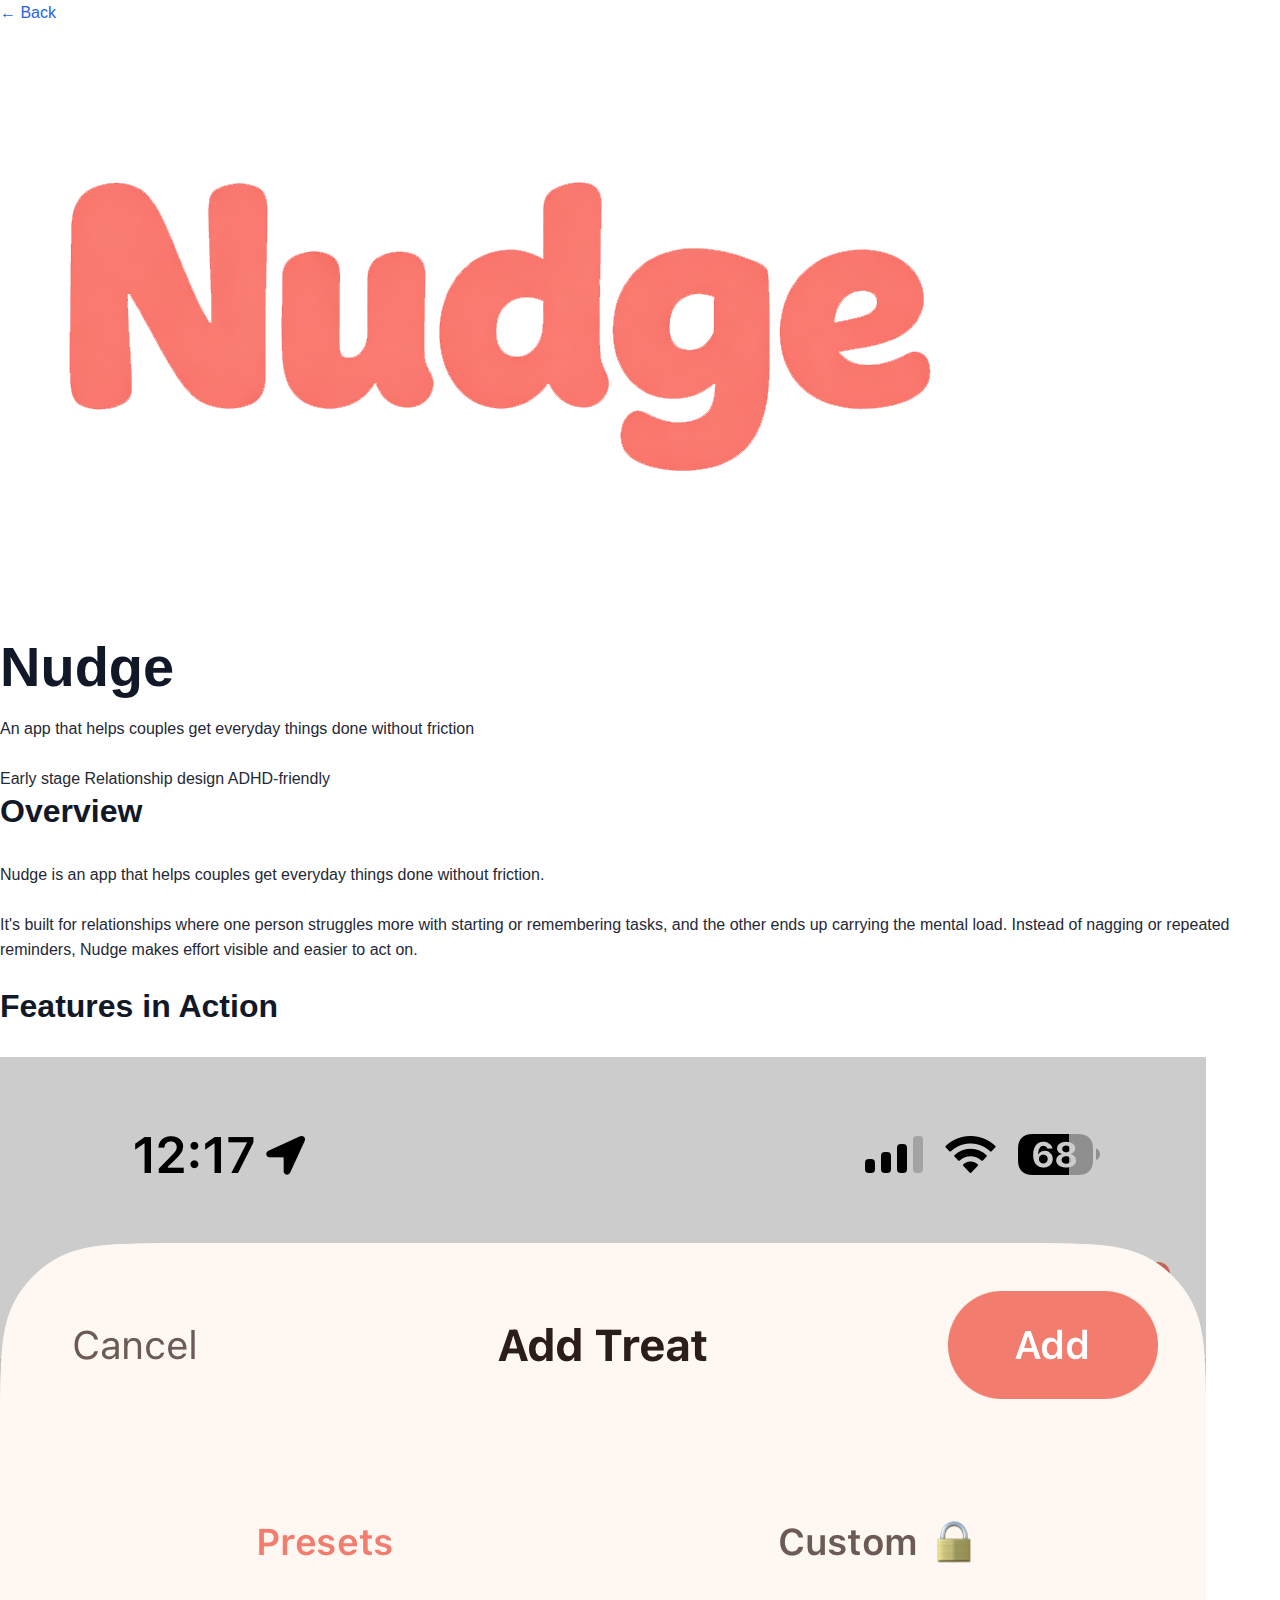
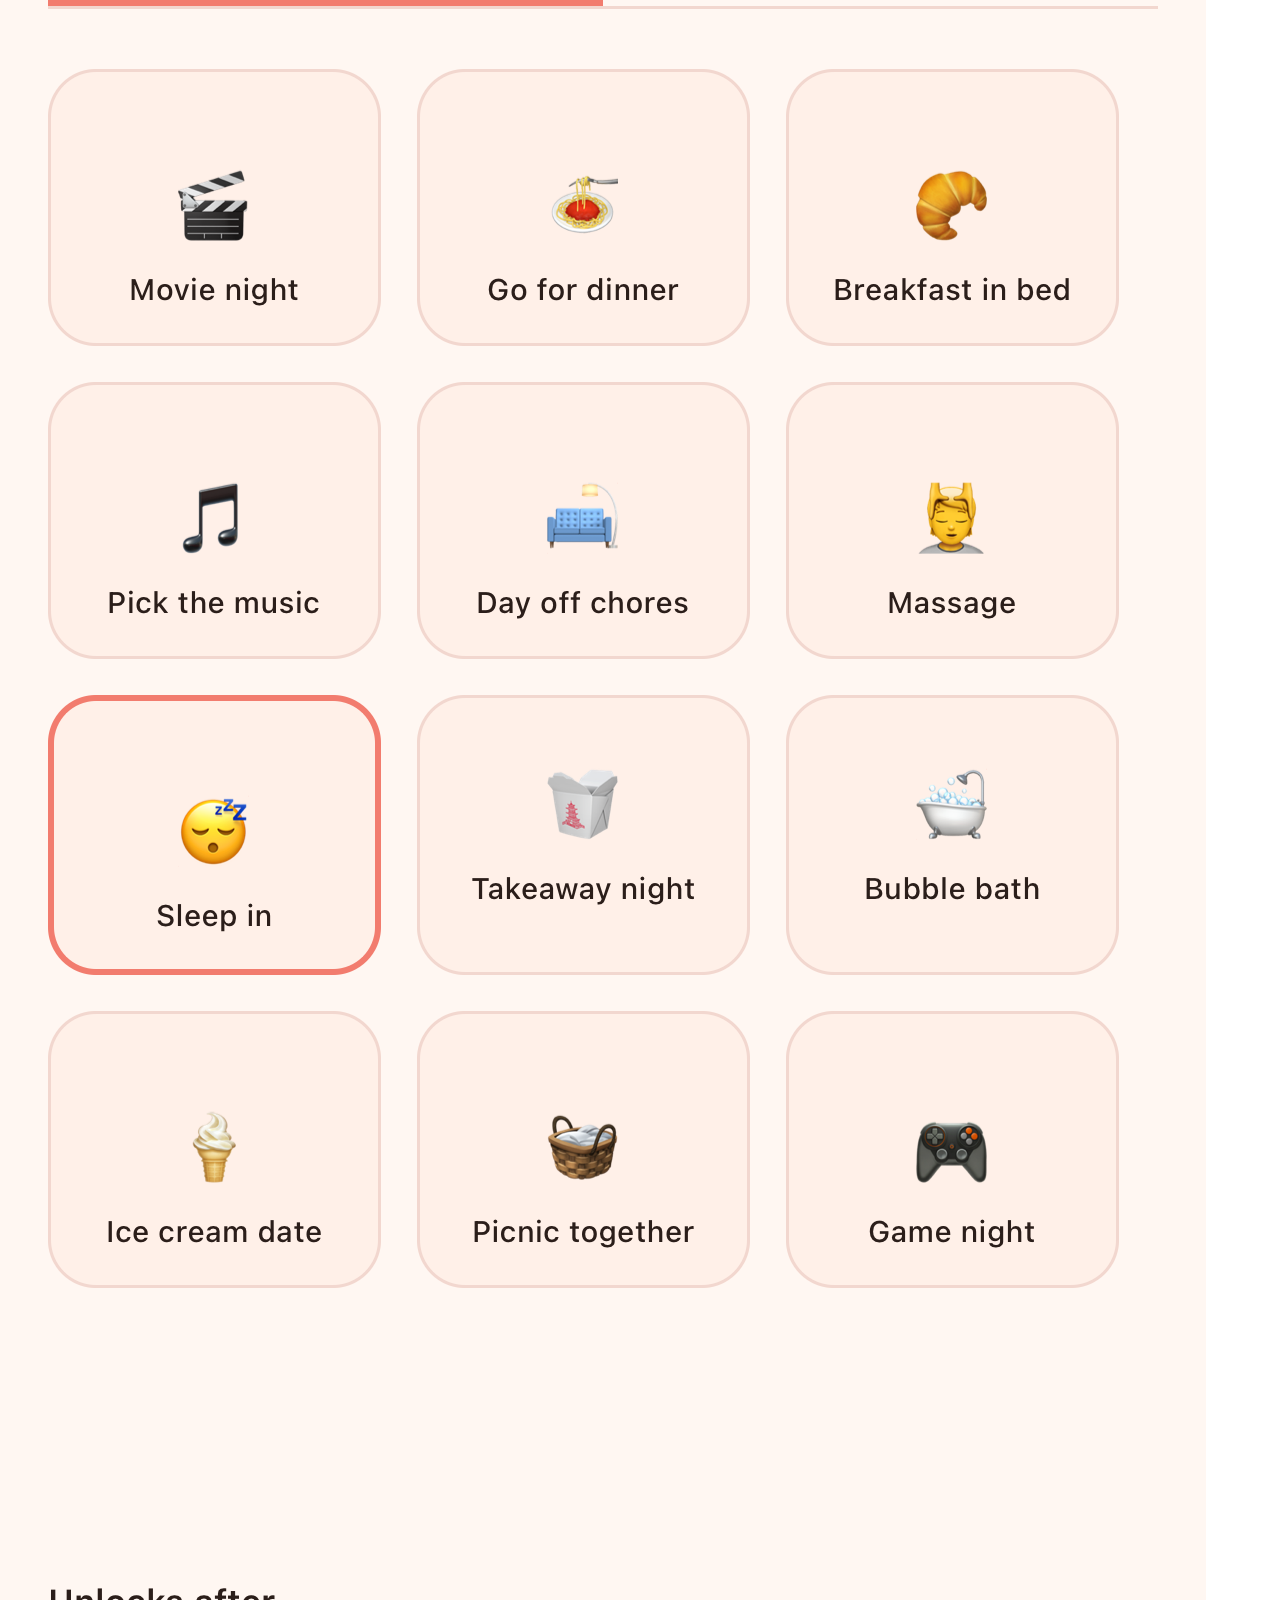
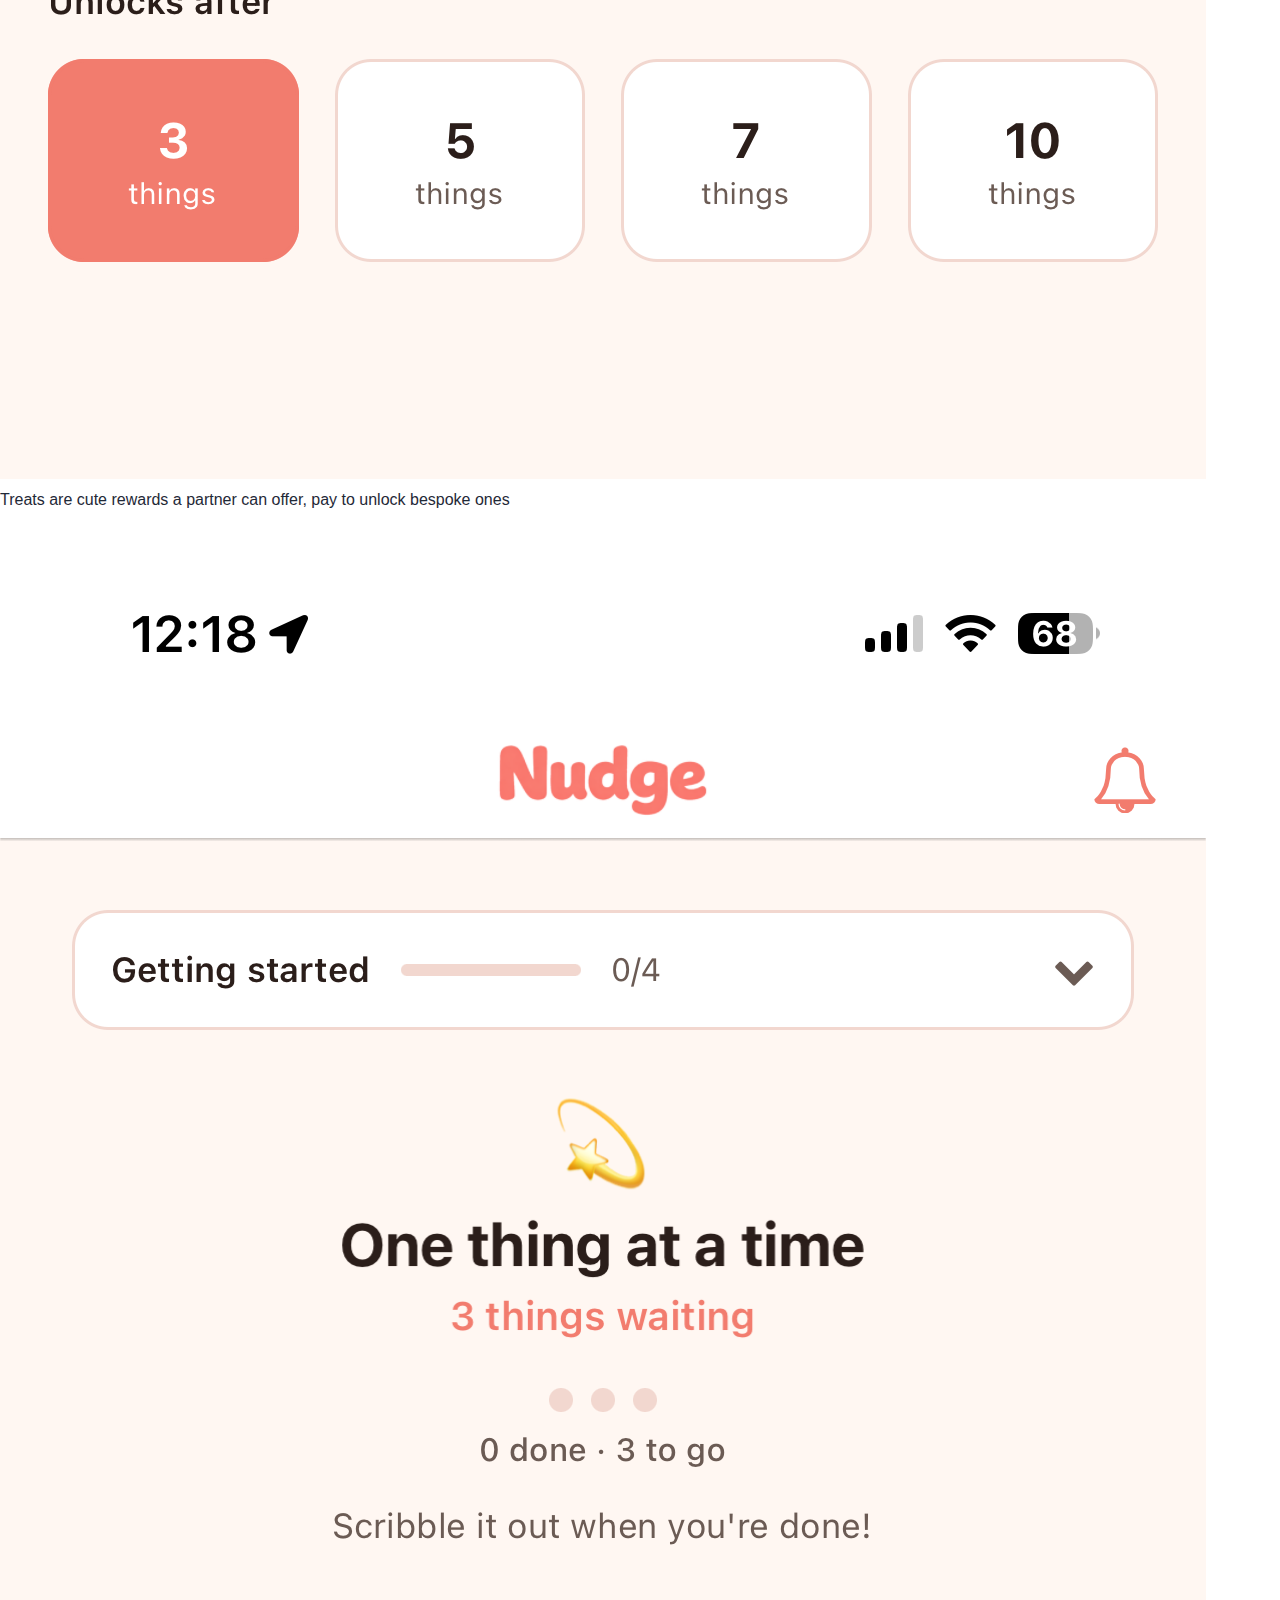
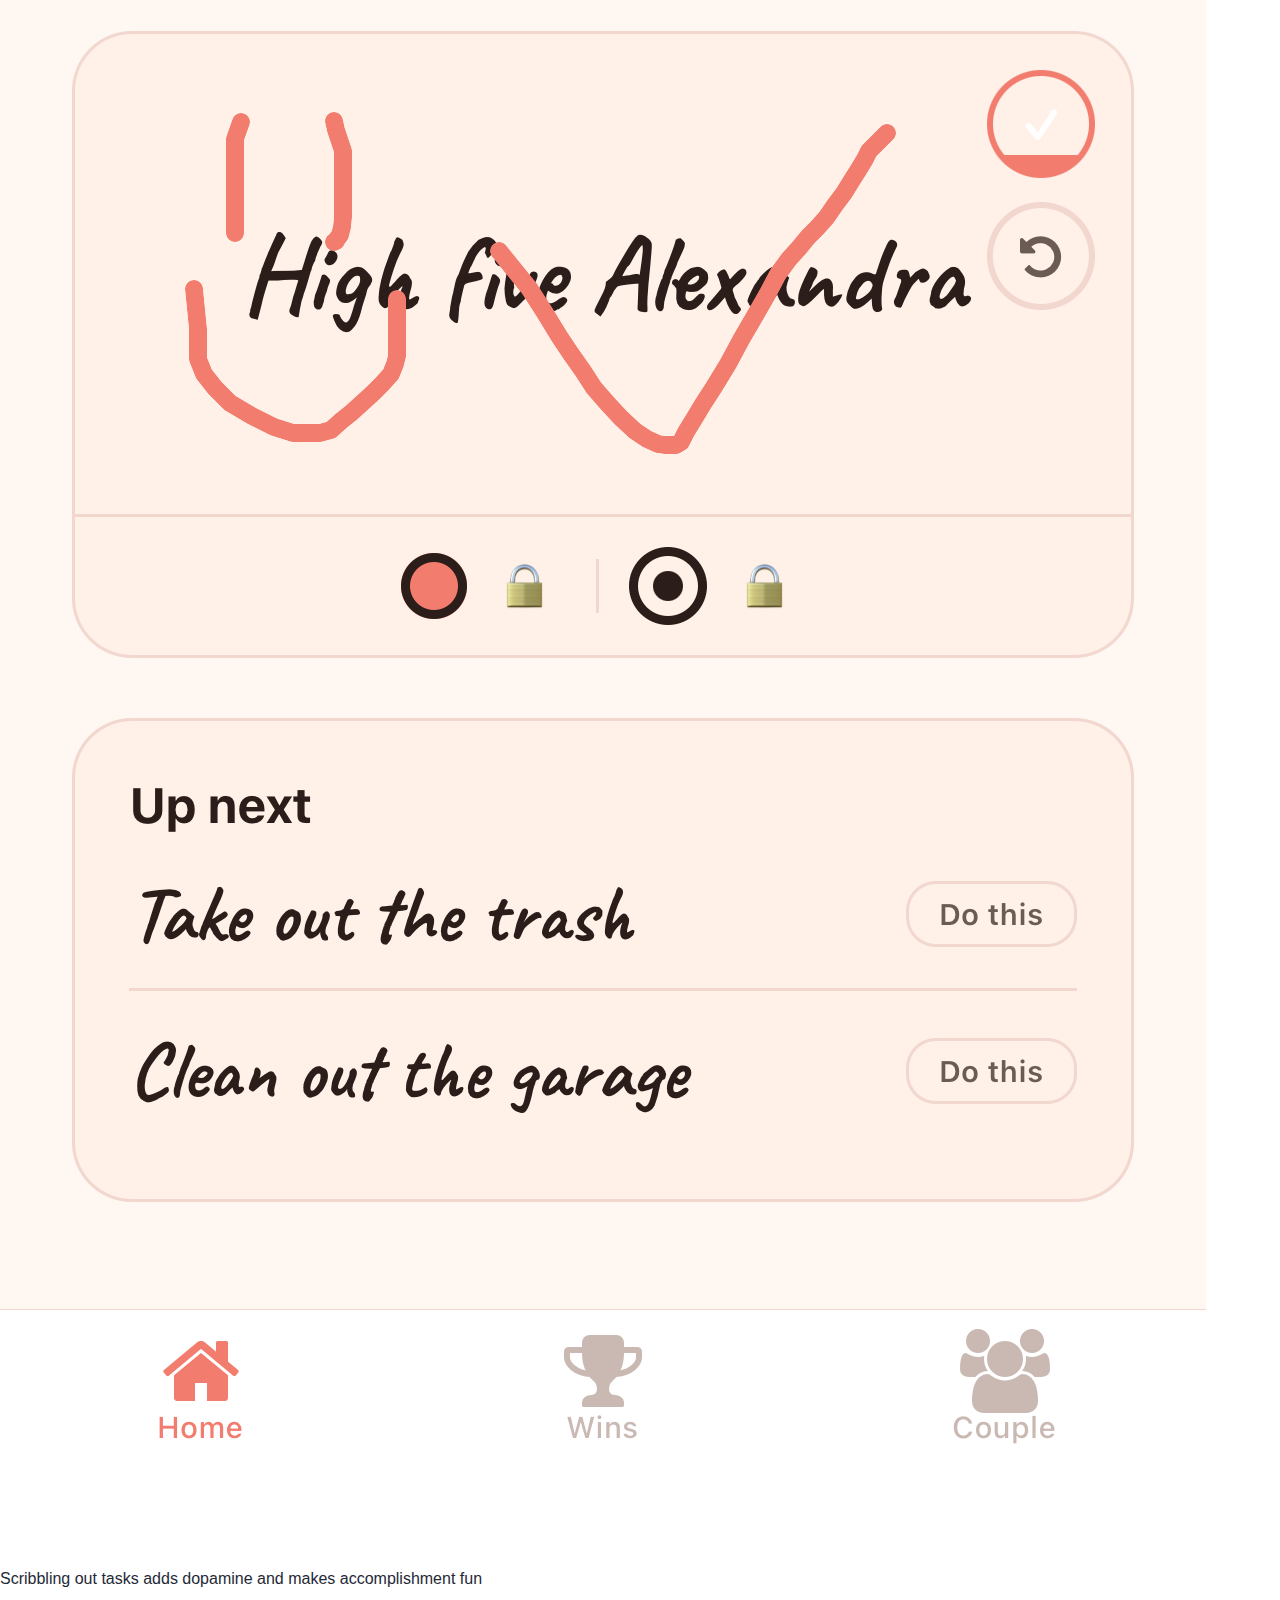
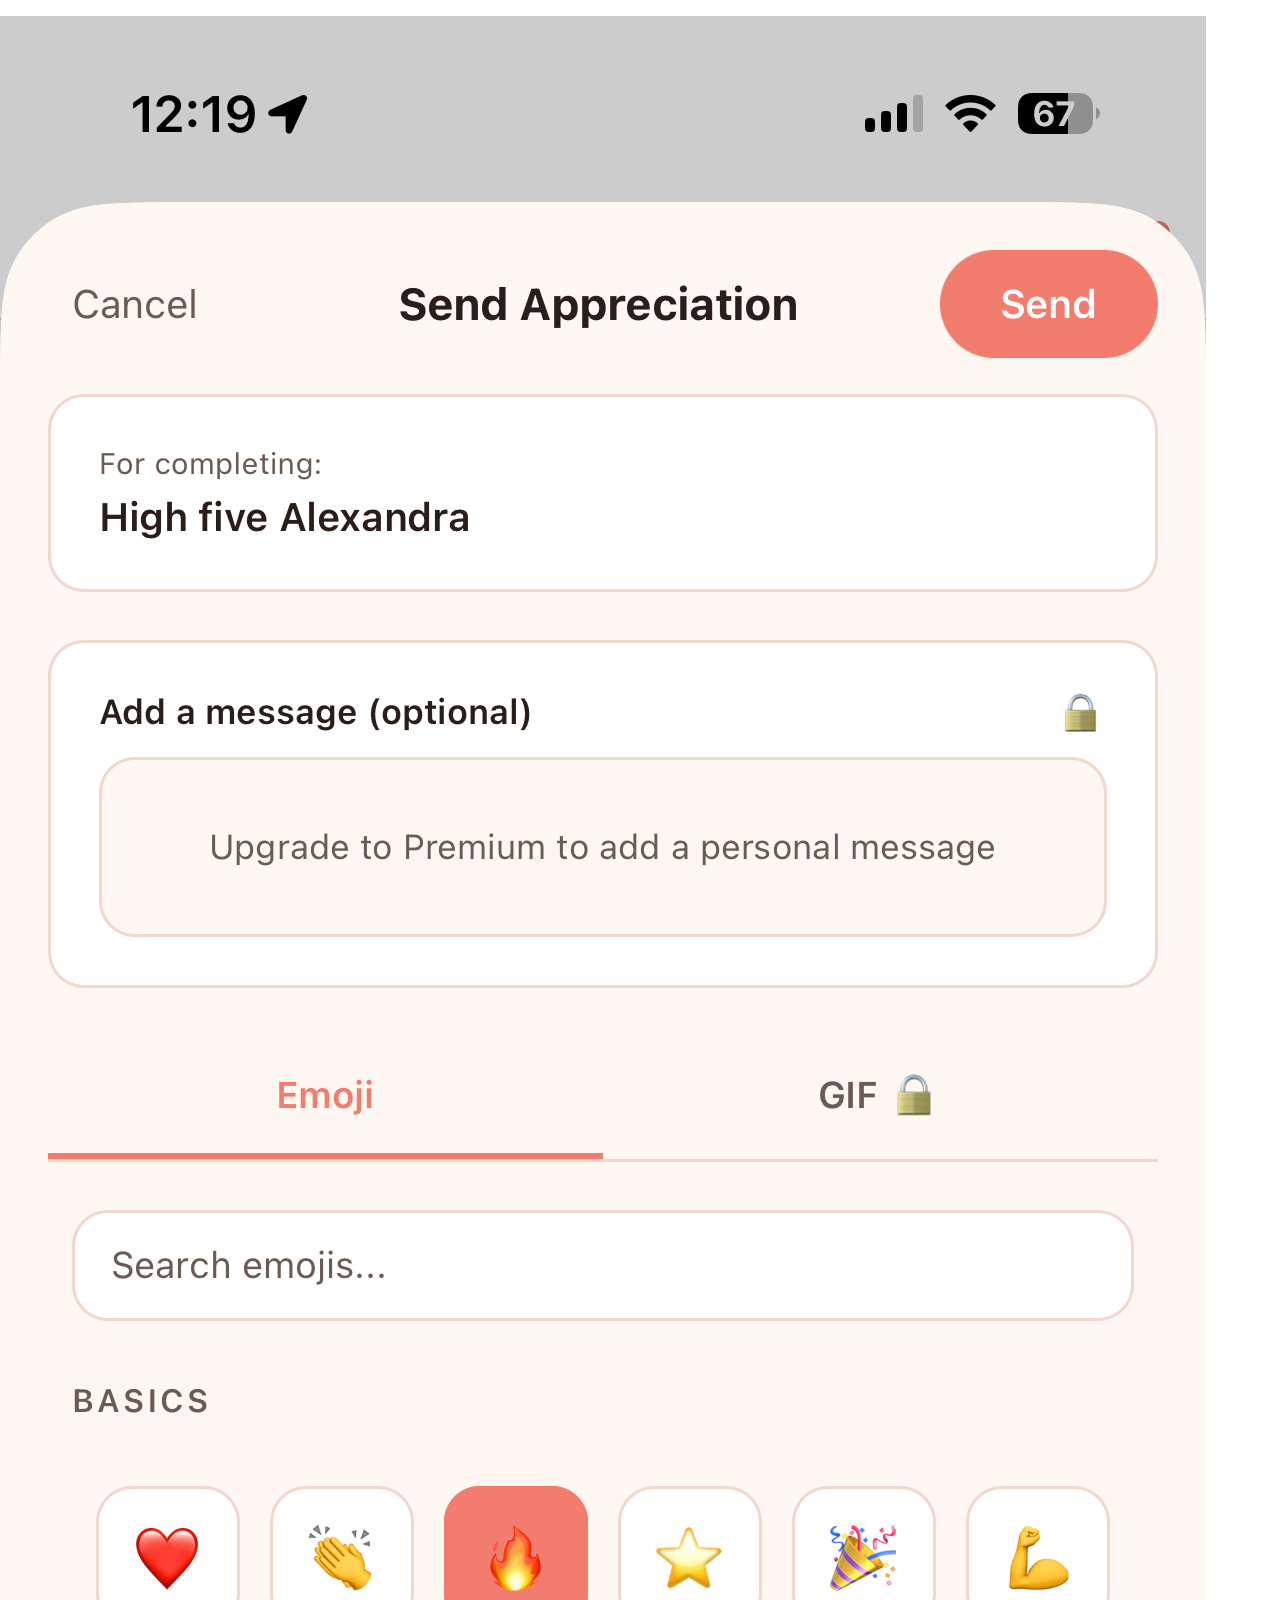
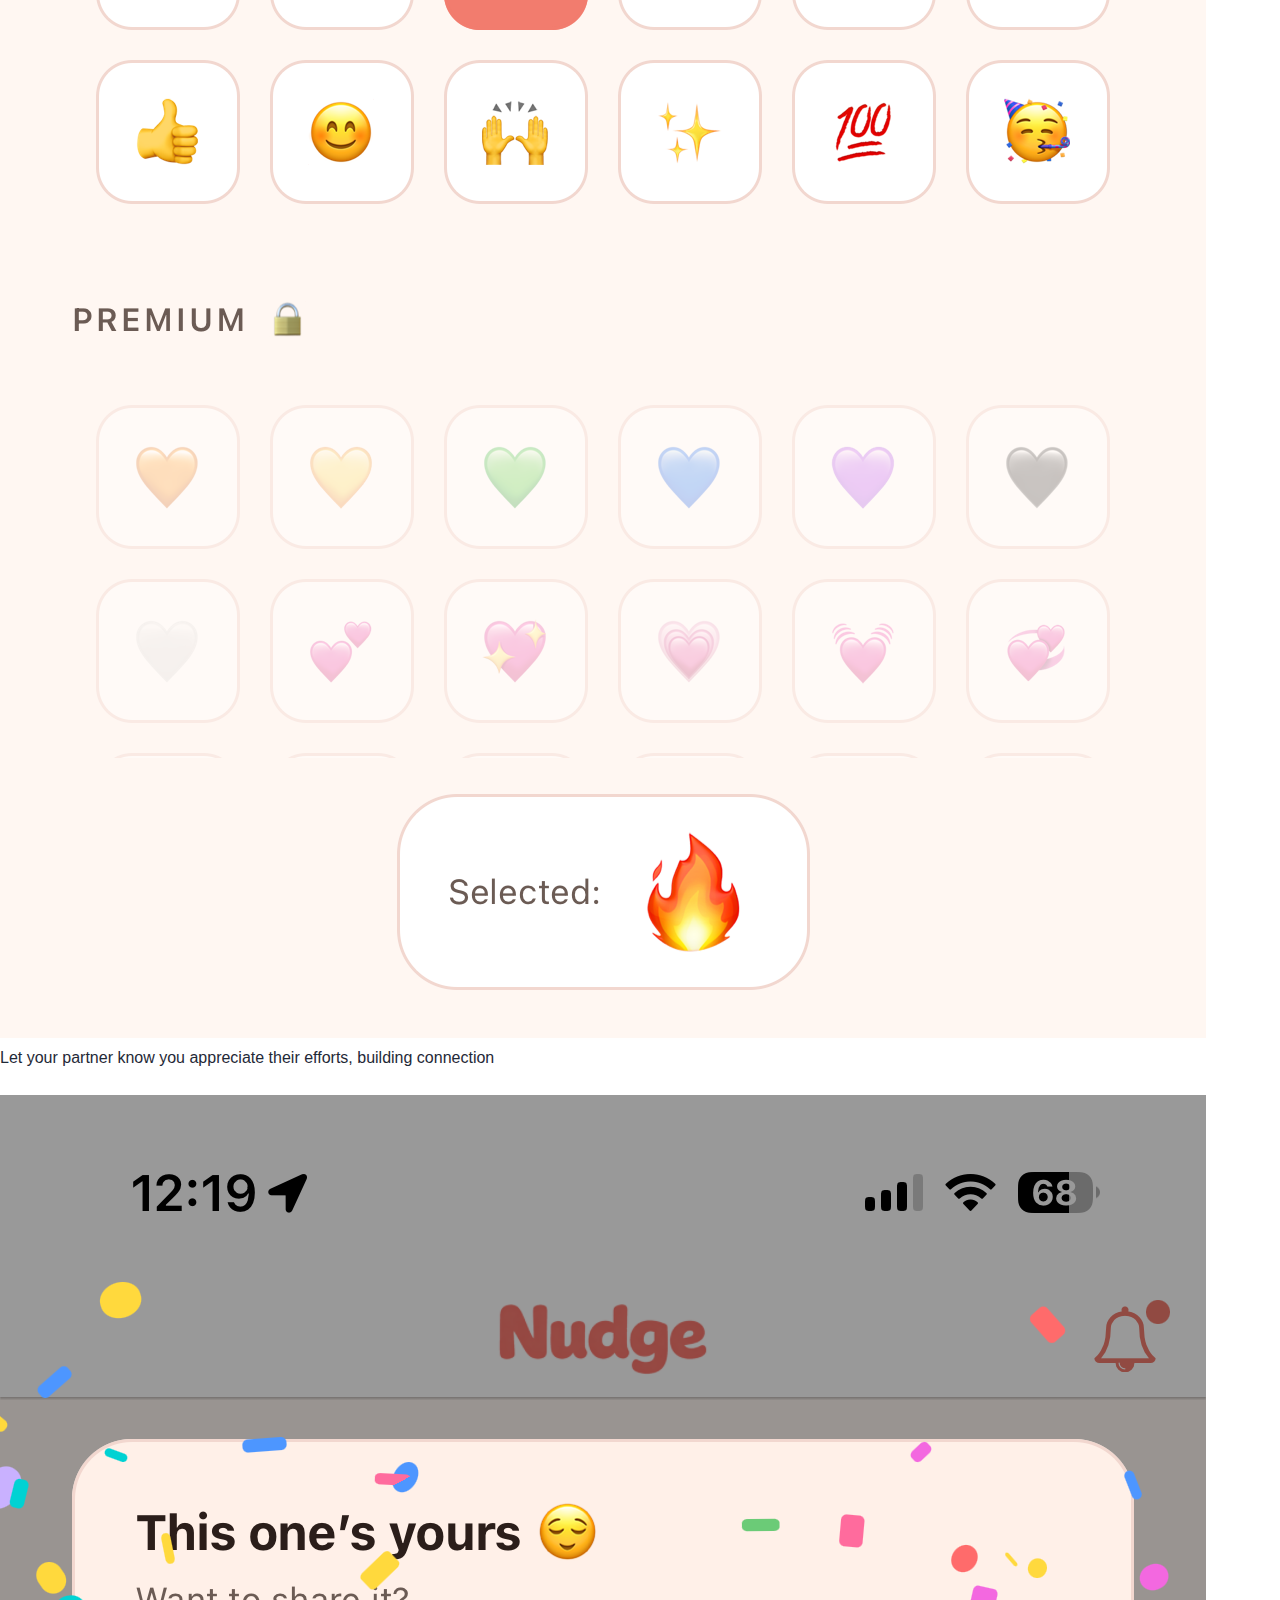
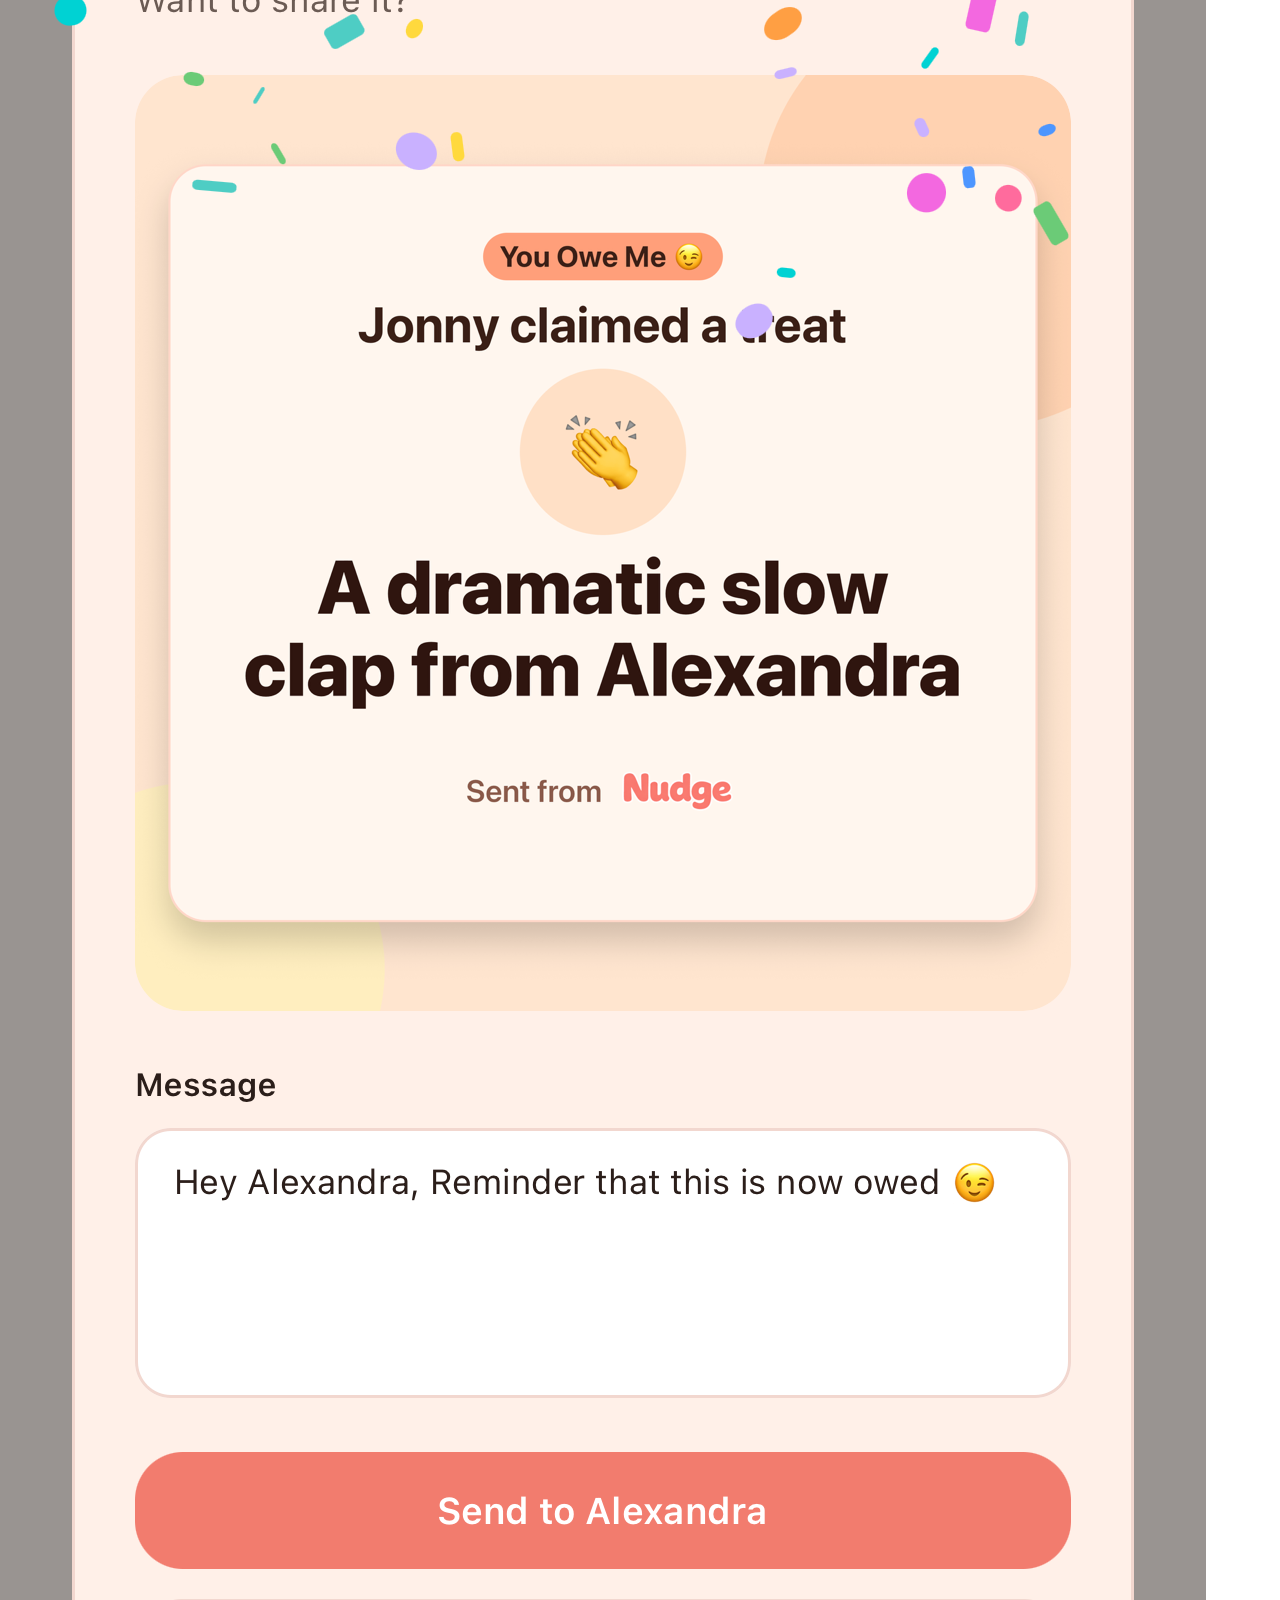
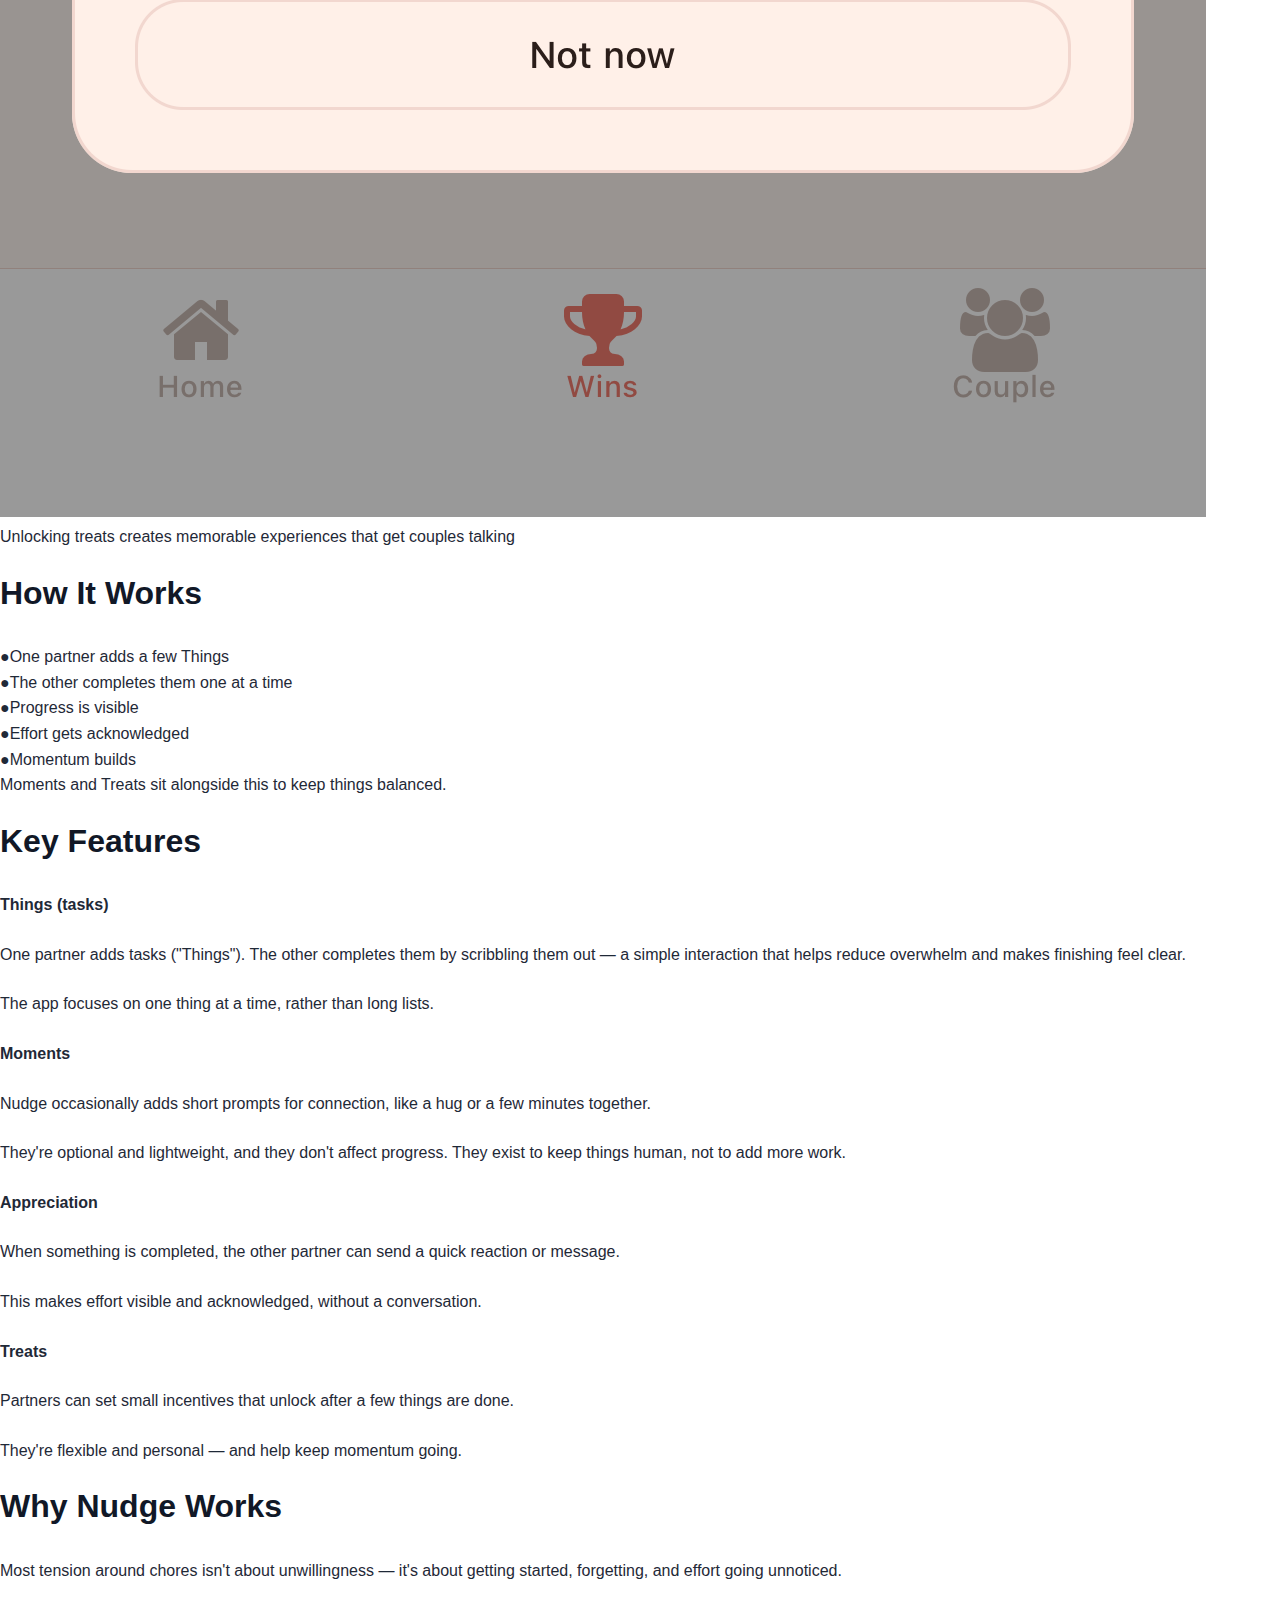
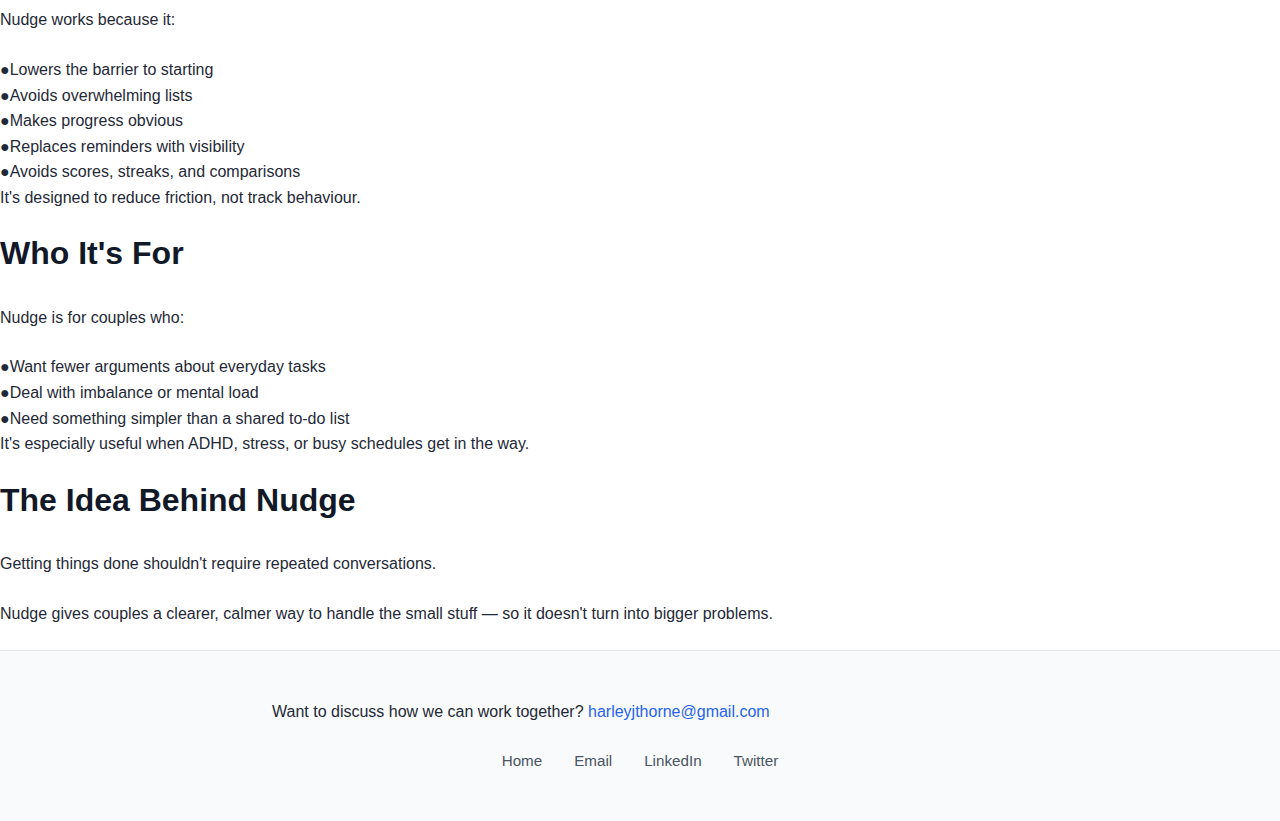
<file: nudge/index.html>
<!DOCTYPE html>
<html lang="en">
<head>
    <meta charset="UTF-8">
    <meta name="viewport" content="width=device-width, initial-scale=1.0">
    <meta name="description" content="Nudge - An app that helps couples get everyday things done without friction. Built for relationships where one person struggles with starting tasks.">
    <title>Nudge | Harley Thorne</title>
    <link rel="icon" type="image/png" href="/assets/favicon_logo.png">
    <link rel="apple-touch-icon" href="/assets/favicon_logo.png">
    <link rel="stylesheet" href="/styles.css">
</head>
<body>
    <div class="bento-container project-page nudge-page">
        <article class="bento-card project-identity-card">
            <nav class="back-nav">
                <a href="/">← Back</a>
            </nav>
            <img src="/assets/nudge_logo.png" alt="Nudge Logo" class="project-identity-logo">
            <h1 class="project-title">Nudge</h1>
            <p class="project-tagline">An app that helps couples get everyday things done without friction</p>
            <div class="project-metrics">
                <span class="metric">Early stage</span>
                <span class="metric">Relationship design</span>
                <span class="metric">ADHD-friendly</span>
            </div>
        </article>

        <article class="bento-card project-summary-card">
            <h2 class="card-title">Overview</h2>
            <p>Nudge is an app that helps couples get everyday things done without friction.</p>
            <p>It's built for relationships where one person struggles more with starting or remembering tasks, and the other ends up carrying the mental load. Instead of nagging or repeated reminders, Nudge makes effort visible and easier to act on.</p>
        </article>

        <article class="bento-card project-features-card">
            <h2 class="card-title">Features in Action</h2>
            <div class="project-images-grid">
                <div class="project-feature-image">
                    <img src="/assets/nudge_app/Nudge_AddTreat.PNG" alt="Nudge - Add treat/task feature" class="project-screenshot">
                    <p class="image-caption">Treats are cute rewards a partner can offer, pay to unlock bespoke ones</p>
                </div>
                <div class="project-feature-image">
                    <img src="/assets/nudge_app/Nudge_ScribbleHighFive.PNG" alt="Nudge - Scribble completion feature" class="project-screenshot">
                    <p class="image-caption">Scribbling out tasks adds dopamine and makes accomplishment fun</p>
                </div>
                <div class="project-feature-image">
                    <img src="/assets/nudge_app/Nudge_Appreciation.PNG" alt="Nudge - Appreciation feature" class="project-screenshot">
                    <p class="image-caption">Let your partner know you appreciate their efforts, building connection</p>
                </div>
                <div class="project-feature-image">
                    <img src="/assets/nudge_app/Nudge_TreatUnlocked.PNG" alt="Nudge - Treat unlocked feature" class="project-screenshot">
                    <p class="image-caption">Unlocking treats creates memorable experiences that get couples talking</p>
                </div>
            </div>
        </article>

        <article class="bento-card project-section-card">
            <h2 class="card-title">How It Works</h2>
            <ul class="icon-list">
                <li><span class="icon">●</span><span>One partner adds a few Things</span></li>
                <li><span class="icon">●</span><span>The other completes them one at a time</span></li>
                <li><span class="icon">●</span><span>Progress is visible</span></li>
                <li><span class="icon">●</span><span>Effort gets acknowledged</span></li>
                <li><span class="icon">●</span><span>Momentum builds</span></li>
            </ul>
            <p>Moments and Treats sit alongside this to keep things balanced.</p>
        </article>

        <article class="bento-card project-section-card key-features-card">
            <h2 class="card-title">Key Features</h2>
            <p><strong>Things (tasks)</strong></p>
            <p>One partner adds tasks ("Things"). The other completes them by scribbling them out — a simple interaction that helps reduce overwhelm and makes finishing feel clear.</p>
            <p>The app focuses on one thing at a time, rather than long lists.</p>
            <p><strong>Moments</strong></p>
            <p>Nudge occasionally adds short prompts for connection, like a hug or a few minutes together.</p>
            <p>They're optional and lightweight, and they don't affect progress. They exist to keep things human, not to add more work.</p>
            <p><strong>Appreciation</strong></p>
            <p>When something is completed, the other partner can send a quick reaction or message.</p>
            <p>This makes effort visible and acknowledged, without a conversation.</p>
            <p><strong>Treats</strong></p>
            <p>Partners can set small incentives that unlock after a few things are done.</p>
            <p>They're flexible and personal — and help keep momentum going.</p>
        </article>

        <article class="bento-card project-section-card">
            <h2 class="card-title">Why Nudge Works</h2>
            <p>Most tension around chores isn't about unwillingness — it's about getting started, forgetting, and effort going unnoticed.</p>
            <p>Nudge works because it:</p>
            <ul class="icon-list">
                <li><span class="icon">●</span><span>Lowers the barrier to starting</span></li>
                <li><span class="icon">●</span><span>Avoids overwhelming lists</span></li>
                <li><span class="icon">●</span><span>Makes progress obvious</span></li>
                <li><span class="icon">●</span><span>Replaces reminders with visibility</span></li>
                <li><span class="icon">●</span><span>Avoids scores, streaks, and comparisons</span></li>
            </ul>
            <p>It's designed to reduce friction, not track behaviour.</p>
        </article>

        <article class="bento-card project-section-card">
            <h2 class="card-title">Who It's For</h2>
            <p>Nudge is for couples who:</p>
            <ul class="icon-list">
                <li><span class="icon">●</span><span>Want fewer arguments about everyday tasks</span></li>
                <li><span class="icon">●</span><span>Deal with imbalance or mental load</span></li>
                <li><span class="icon">●</span><span>Need something simpler than a shared to-do list</span></li>
            </ul>
            <p>It's especially useful when ADHD, stress, or busy schedules get in the way.</p>
        </article>

        <article class="bento-card project-section-card">
            <h2 class="card-title">The Idea Behind Nudge</h2>
            <p>Getting things done shouldn't require repeated conversations.</p>
            <p>Nudge gives couples a clearer, calmer way to handle the small stuff — so it doesn't turn into bigger problems.</p>
        </article>
    </div>

    <footer class="footer">
        <div class="container">
            <p class="footer-cta">Want to discuss how we can work together? <a href="mailto:harleyjthorne@gmail.com">harleyjthorne@gmail.com</a></p>
            <nav class="footer-social">
                <a href="/">Home</a>
                <a href="mailto:harleyjthorne@gmail.com" aria-label="Email">Email</a>
                <a href="https://linkedin.com/in/harleythorne" target="_blank" rel="noopener noreferrer" aria-label="LinkedIn">LinkedIn</a>
                <a href="https://x.com/harrtron" target="_blank" rel="noopener noreferrer" aria-label="Twitter">Twitter</a>
            </nav>
        </div>
    </footer>

    <script src="/main.js"></script>
</body>
</html>
</file>
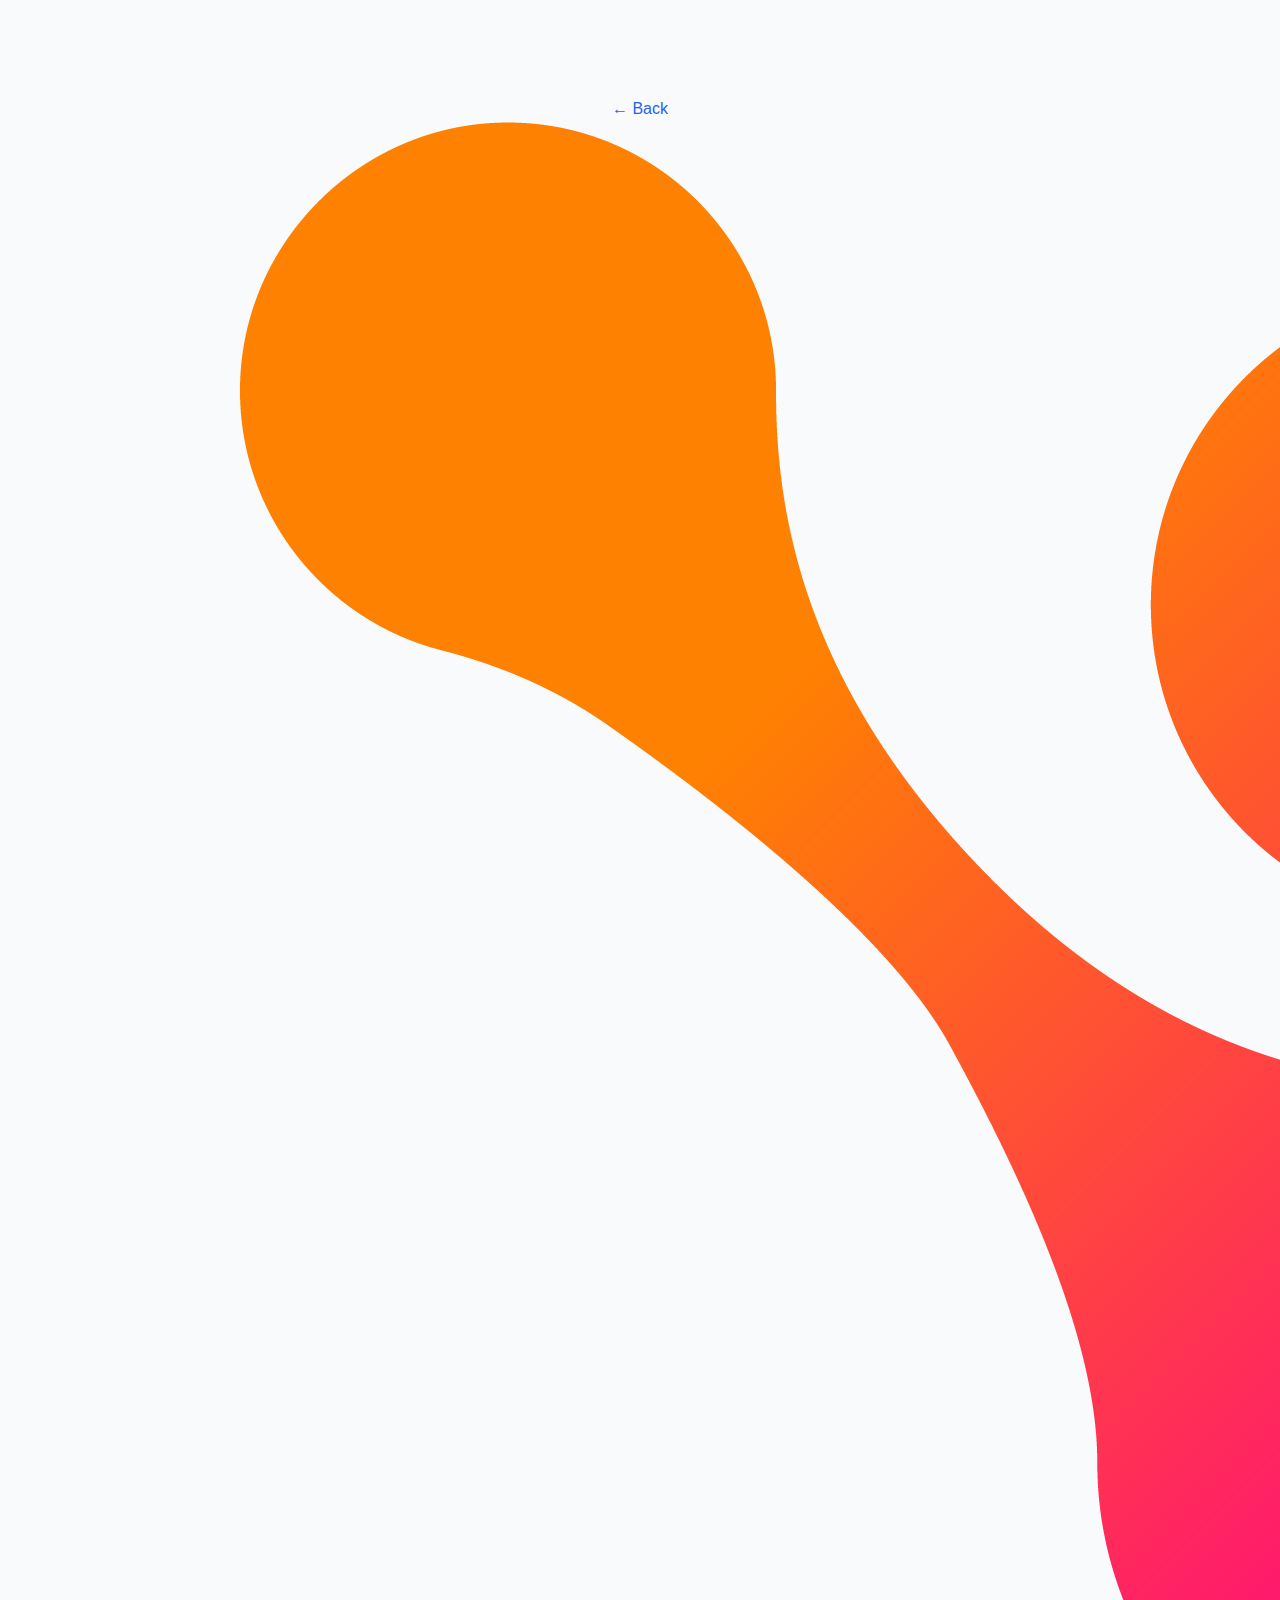
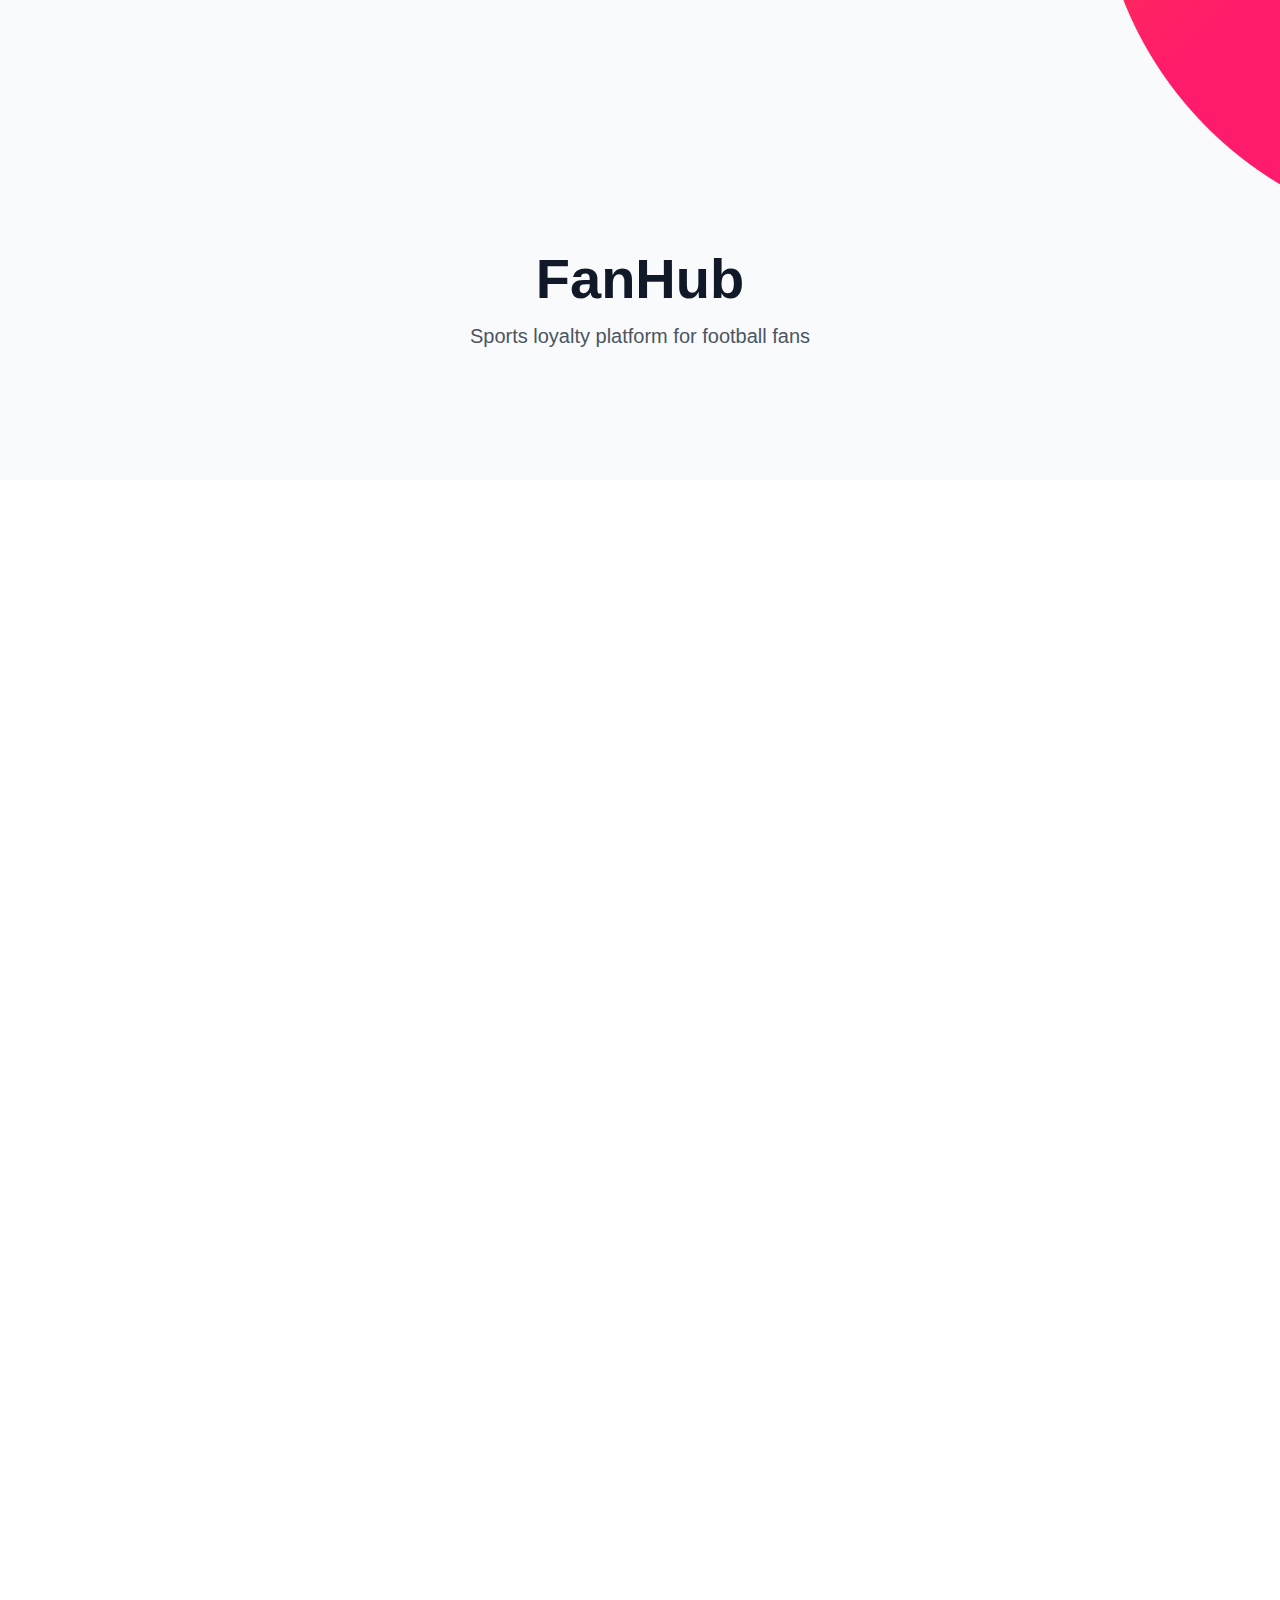
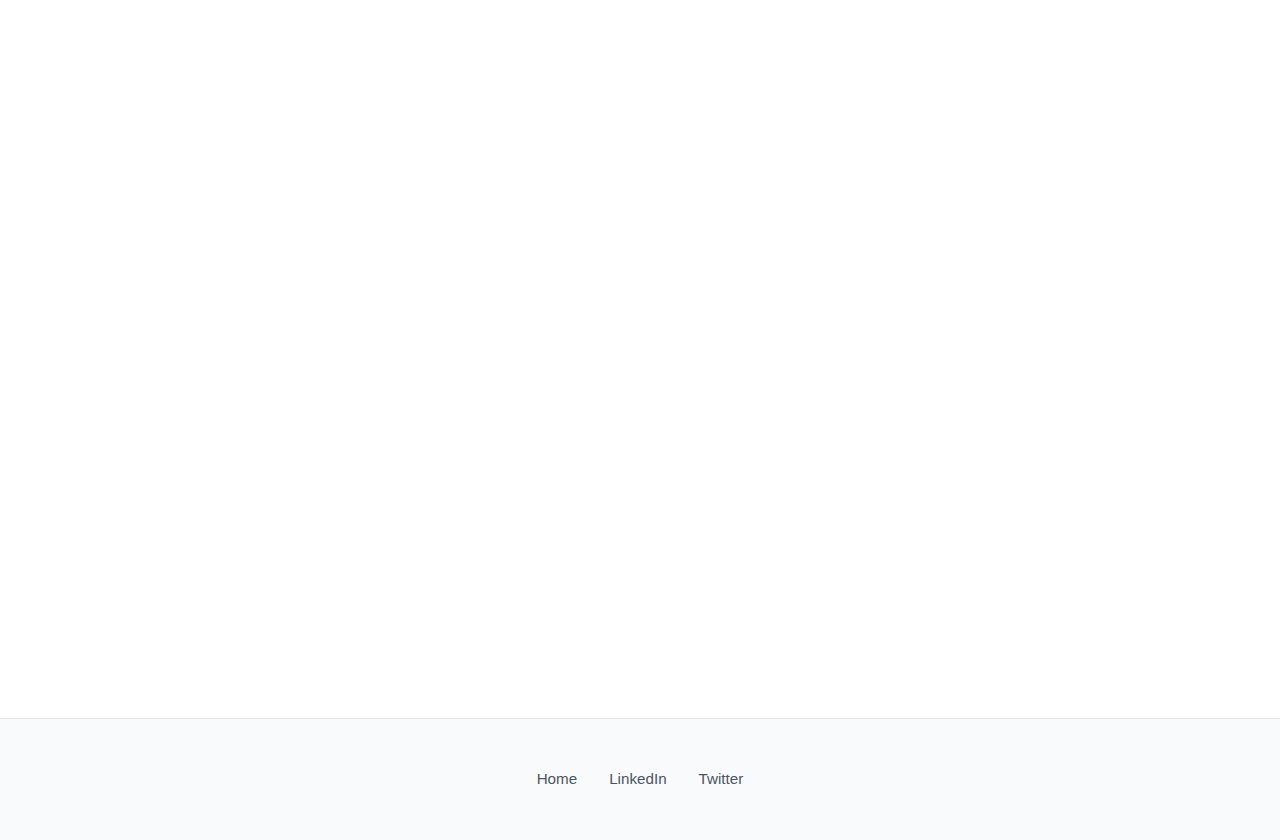
<file: fanhub.html>
<!DOCTYPE html>
<html lang="en">
<head>
    <meta charset="UTF-8">
    <meta name="viewport" content="width=device-width, initial-scale=1.0">
    <meta name="description" content="FanHub - Sports loyalty platform for football fans. Built from zero to 200k registered users, 50k+ monthly active users, and $3m+ in venture funding.">
    <title>FanHub | Harley Thorne</title>
    <link rel="icon" type="image/jpeg" href="assets/HarleySportsConference.jpeg">
    <link rel="apple-touch-icon" href="assets/HarleySportsConference.jpeg">
    <link rel="stylesheet" href="styles.css">
</head>
<body>
    <header class="hero">
        <div class="hero-content">
            <nav class="back-nav">
                <a href="index.html">← Back</a>
            </nav>
            <div class="project-hero-logo">
                <img src="assets/FH Master Logo.png" alt="FanHub Logo" class="project-hero-logo-img">
            </div>
            <h1 class="hero-name">FanHub</h1>
            <p class="hero-tagline">Sports loyalty platform for football fans</p>
        </div>
    </header>

    <main>
        <section class="project-overview">
            <div class="container">
                <div class="project-content">
                    <h2>What It Was</h2>
                    <p>FanHub was a sports loyalty platform designed to reward football fans for their engagement and passion. The platform connected fans with their favorite clubs, offering a way to earn rewards, access exclusive content, and deepen their connection to the teams they support.</p>
                    <p>Built from the ground up, FanHub addressed a fundamental gap in how sports organizations engaged with their most passionate supporters. Rather than treating fans as passive consumers, we created a system that recognized and rewarded active participation—whether that was attending matches, engaging with content, or participating in community activities.</p>

                    <h2>What I Achieved</h2>
                    <p>As Co-Founder, I took broad ownership across product, growth, commercial strategy, hiring, and internal operations. I stepped into whatever area was most critical at each stage, ensuring we maintained momentum and shipped consistently.</p>

                    <h3>Product & Vision</h3>
                    <p>I defined and evolved the product vision, ensuring roadmap decisions were directly tied to commercial goals and user engagement. I designed and shipped multiple core product loops that drove both user acquisition and retention. The product went from zero to live users to revenue, with each iteration informed by real user behavior and feedback.</p>

                    <h3>Growth & Traction</h3>
                    <p>I designed and ran growth experiments across social, CRM, and product-led loops, with a strong focus on speed and learning. This approach helped us grow to 200,000 registered users and 50,000+ monthly active users. Every experiment taught us something, and we moved fast enough to capitalize on what worked.</p>

                    <h3>Commercial & Strategy</h3>
                    <p>I worked directly on partner pitches and commercial conversations, translating external opportunities into product and revenue strategy. This wasn't just sales—it was about understanding what partners needed and building products that created mutual value.</p>

                    <h3>Fundraising</h3>
                    <p>I supported fundraising efforts, including pitch decks, metrics, and investor storytelling. We raised $3m+ in venture capital funding, which enabled us to scale the team and accelerate product development.</p>

                    <h3>Team & Culture</h3>
                    <p>I led and inspired cross-functional teams, maintaining morale and pace through rapid change, uncertainty, and aggressive timelines. I built internal systems to keep teams aligned, focused, and shipping. The culture we created was one of clarity, trust, and high standards—shaped through action rather than process.</p>

                    <h3>Operations</h3>
                    <p>I acted as a day-to-day right-hand to the CEO, helping prioritize what mattered most and pushing execution forward under pressure. This meant making decisions with incomplete information, building systems that created momentum, and ensuring we never lost sight of the bigger picture while executing on the details.</p>

                    <h2>The Impact</h2>
                    <p>FanHub demonstrated that you can build something meaningful from scratch—from concept to live users to revenue to venture funding. The platform created value for fans, clubs, and partners, proving that loyalty programs could be more than transactional rewards. They could be systems that deepened relationships and created genuine engagement.</p>
                    <p>The experience taught me that building something from zero requires equal parts imagination and execution. You need vision to see what's possible, but you also need the discipline to ship, learn, and iterate. Most importantly, you need to step into whatever area needs attention, regardless of job titles or predefined roles.</p>
                </div>
            </div>
        </section>
    </main>

    <footer class="footer">
        <div class="container">
            <nav class="footer-social">
                <a href="index.html">Home</a>
                <a href="https://linkedin.com/in/harleythorne" target="_blank" rel="noopener noreferrer" aria-label="LinkedIn">LinkedIn</a>
                <a href="https://x.com/harrtron" target="_blank" rel="noopener noreferrer" aria-label="Twitter">Twitter</a>
            </nav>
        </div>
    </footer>

    <script src="main.js"></script>
</body>
</html>
</file>
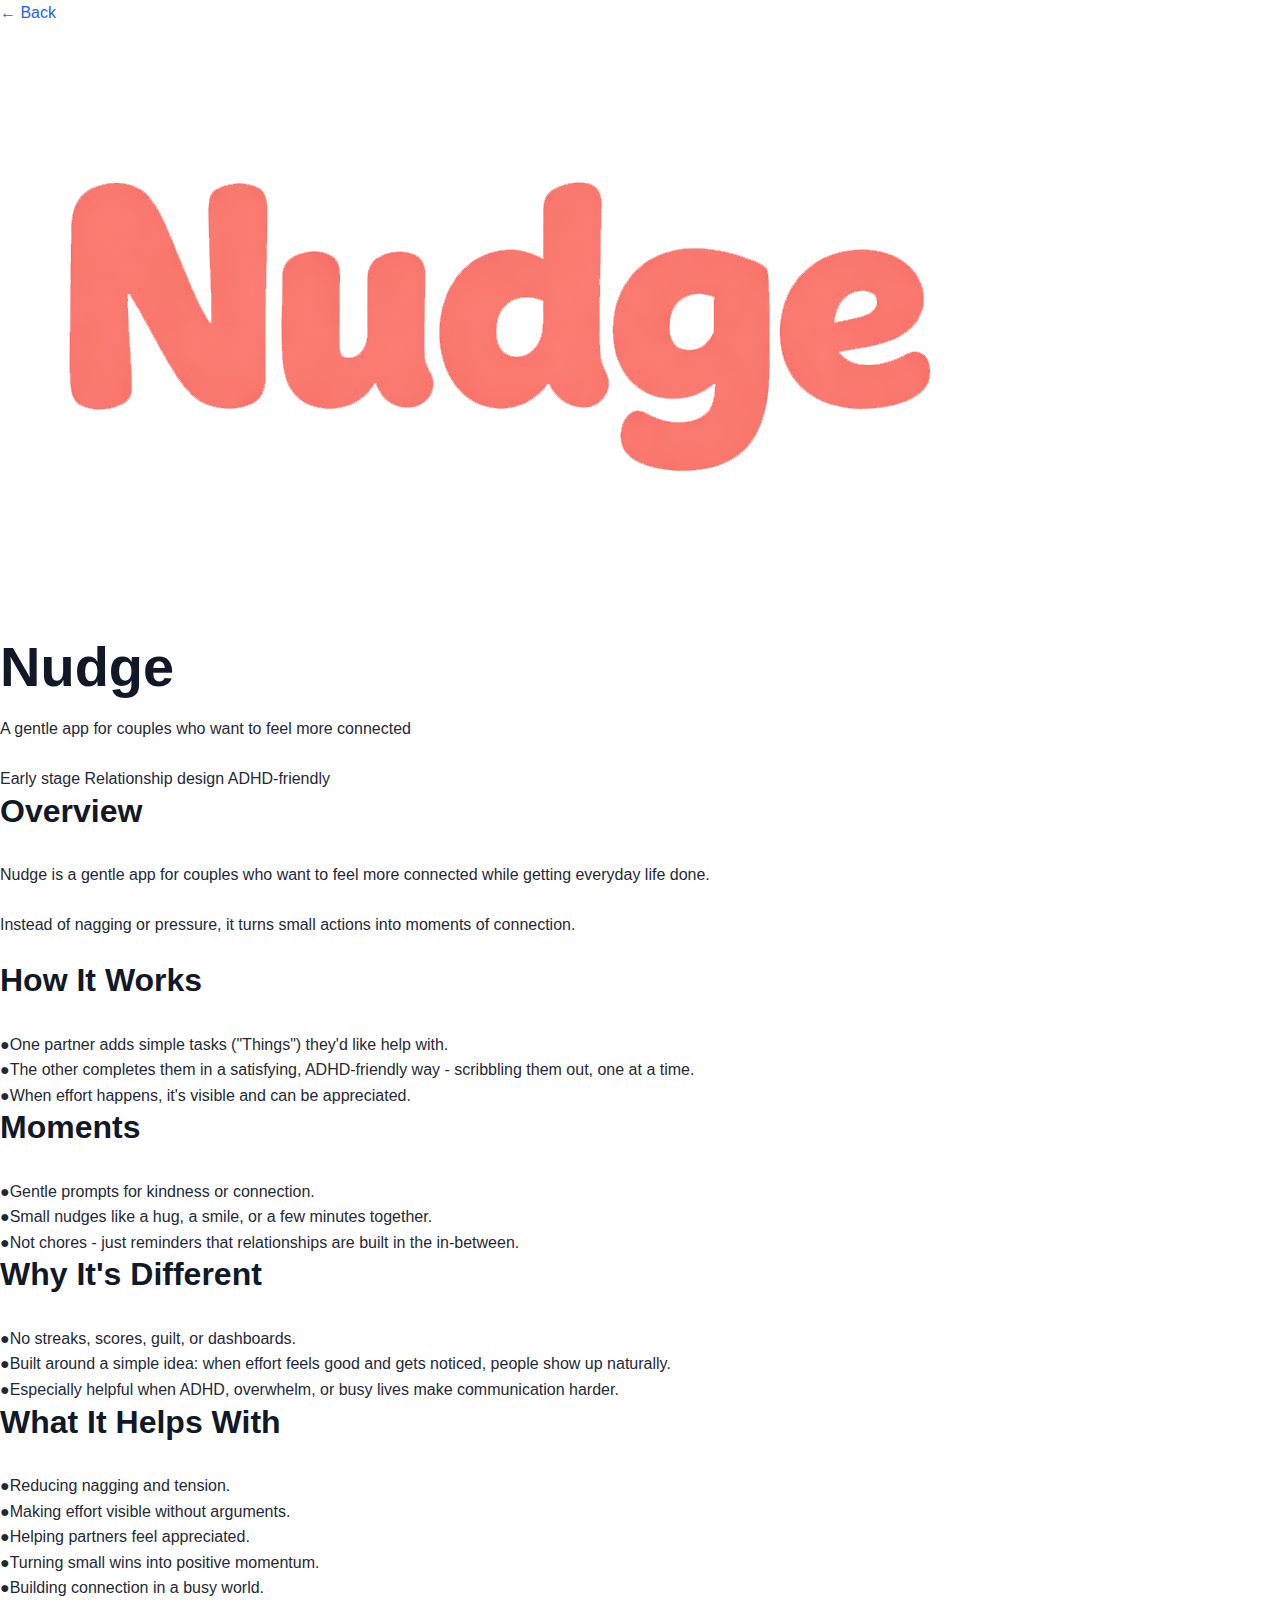
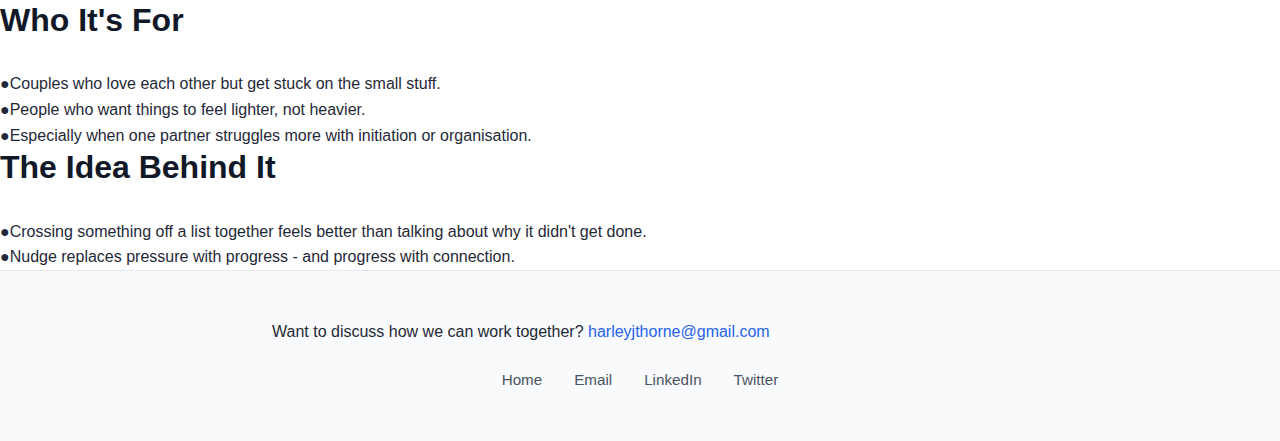
<file: nudge.html>
<!DOCTYPE html>
<html lang="en">
<head>
    <meta charset="UTF-8">
    <meta name="viewport" content="width=device-width, initial-scale=1.0">
    <meta name="description" content="Nudge - A gentle app for couples who want to feel more connected while getting everyday life done.">
    <title>Nudge | Harley Thorne</title>
    <link rel="icon" type="image/jpeg" href="assets/HarleySportsConference.jpeg">
    <link rel="apple-touch-icon" href="assets/HarleySportsConference.jpeg">
    <link rel="stylesheet" href="styles.css">
</head>
<body>
    <div class="bento-container project-page">
        <article class="bento-card project-identity-card">
            <nav class="back-nav">
                <a href="index.html">← Back</a>
            </nav>
            <img src="assets/nudge_logo.png" alt="Nudge Logo" class="project-identity-logo">
            <h1 class="project-title">Nudge</h1>
            <p class="project-tagline">A gentle app for couples who want to feel more connected</p>
            <div class="project-metrics">
                <span class="metric">Early stage</span>
                <span class="metric">Relationship design</span>
                <span class="metric">ADHD-friendly</span>
            </div>
        </article>

        <article class="bento-card project-summary-card">
            <h2 class="card-title">Overview</h2>
            <p>Nudge is a gentle app for couples who want to feel more connected while getting everyday life done.</p>
            <p>Instead of nagging or pressure, it turns small actions into moments of connection.</p>
        </article>

        <article class="bento-card project-section-card">
            <h2 class="card-title">How It Works</h2>
            <ul class="icon-list">
                <li><span class="icon">●</span><span>One partner adds simple tasks ("Things") they'd like help with.</span></li>
                <li><span class="icon">●</span><span>The other completes them in a satisfying, ADHD-friendly way - scribbling them out, one at a time.</span></li>
                <li><span class="icon">●</span><span>When effort happens, it's visible and can be appreciated.</span></li>
            </ul>
        </article>

        <article class="bento-card project-section-card">
            <h2 class="card-title">Moments</h2>
            <ul class="icon-list">
                <li><span class="icon">●</span><span>Gentle prompts for kindness or connection.</span></li>
                <li><span class="icon">●</span><span>Small nudges like a hug, a smile, or a few minutes together.</span></li>
                <li><span class="icon">●</span><span>Not chores - just reminders that relationships are built in the in-between.</span></li>
            </ul>
        </article>

        <article class="bento-card project-section-card">
            <h2 class="card-title">Why It's Different</h2>
            <ul class="icon-list">
                <li><span class="icon">●</span><span>No streaks, scores, guilt, or dashboards.</span></li>
                <li><span class="icon">●</span><span>Built around a simple idea: when effort feels good and gets noticed, people show up naturally.</span></li>
                <li><span class="icon">●</span><span>Especially helpful when ADHD, overwhelm, or busy lives make communication harder.</span></li>
            </ul>
        </article>

        <article class="bento-card project-section-card">
            <h2 class="card-title">What It Helps With</h2>
            <ul class="icon-list">
                <li><span class="icon">●</span><span>Reducing nagging and tension.</span></li>
                <li><span class="icon">●</span><span>Making effort visible without arguments.</span></li>
                <li><span class="icon">●</span><span>Helping partners feel appreciated.</span></li>
                <li><span class="icon">●</span><span>Turning small wins into positive momentum.</span></li>
                <li><span class="icon">●</span><span>Building connection in a busy world.</span></li>
            </ul>
        </article>

        <article class="bento-card project-section-card">
            <h2 class="card-title">Who It's For</h2>
            <ul class="icon-list">
                <li><span class="icon">●</span><span>Couples who love each other but get stuck on the small stuff.</span></li>
                <li><span class="icon">●</span><span>People who want things to feel lighter, not heavier.</span></li>
                <li><span class="icon">●</span><span>Especially when one partner struggles more with initiation or organisation.</span></li>
            </ul>
        </article>

        <article class="bento-card project-section-card">
            <h2 class="card-title">The Idea Behind It</h2>
            <ul class="icon-list">
                <li><span class="icon">●</span><span>Crossing something off a list together feels better than talking about why it didn't get done.</span></li>
                <li><span class="icon">●</span><span>Nudge replaces pressure with progress - and progress with connection.</span></li>
            </ul>
        </article>
    </div>

    <footer class="footer">
        <div class="container">
            <p class="footer-cta">Want to discuss how we can work together? <a href="mailto:harleyjthorne@gmail.com">harleyjthorne@gmail.com</a></p>
            <nav class="footer-social">
                <a href="index.html">Home</a>
                <a href="mailto:harleyjthorne@gmail.com" aria-label="Email">Email</a>
                <a href="https://linkedin.com/in/harleythorne" target="_blank" rel="noopener noreferrer" aria-label="LinkedIn">LinkedIn</a>
                <a href="https://x.com/harrtron" target="_blank" rel="noopener noreferrer" aria-label="Twitter">Twitter</a>
            </nav>
        </div>
    </footer>

    <script src="main.js"></script>
</body>
</html>
</file>
<file: styles.css>
/* CSS Variables */
:root {
    --blue: #2563eb;
    --blue-dark: #1e40af;
    --blue-light: #3b82f6;
    --white: #ffffff;
    --gray-50: #f9fafb;
    --gray-100: #f3f4f6;
    --gray-200: #e5e7eb;
    --gray-300: #d1d5db;
    --gray-600: #4b5563;
    --gray-700: #374151;
    --gray-800: #1f2937;
    --gray-900: #111827;
    
    --spacing-xs: 0.5rem;
    --spacing-sm: 1rem;
    --spacing-md: 1.5rem;
    --spacing-lg: 2rem;
    --spacing-xl: 3rem;
    --spacing-2xl: 4rem;
    --spacing-3xl: 6rem;
    
    --max-width: 800px;
    --border-radius: 8px;
}

/* Reset & Base */
* {
    margin: 0;
    padding: 0;
    box-sizing: border-box;
}

html {
    scroll-behavior: smooth;
}

body {
    font-family: -apple-system, BlinkMacSystemFont, 'Segoe UI', 'Roboto', 'Oxygen', 'Ubuntu', 'Cantarell', 'Fira Sans', 'Droid Sans', 'Helvetica Neue', sans-serif;
    line-height: 1.6;
    color: var(--gray-800);
    background-color: var(--white);
    -webkit-font-smoothing: antialiased;
    -moz-osx-font-smoothing: grayscale;
}

/* Typography */
h1, h2, h3 {
    font-weight: 600;
    line-height: 1.2;
    color: var(--gray-900);
}

h1 {
    font-size: clamp(2rem, 5vw, 3.5rem);
    margin-bottom: var(--spacing-sm);
}

h2 {
    font-size: clamp(1.5rem, 4vw, 2rem);
    margin-bottom: var(--spacing-lg);
}

h3 {
    font-size: clamp(1.25rem, 3vw, 1.5rem);
}

p {
    margin-bottom: var(--spacing-md);
}

a {
    color: var(--blue);
    text-decoration: none;
    transition: color 0.2s ease;
}

a:hover {
    color: var(--blue-dark);
}

/* Container */
.container {
    max-width: var(--max-width);
    margin: 0 auto;
    padding: 0 var(--spacing-md);
}

/* Hero Section */
.hero {
    padding: var(--spacing-3xl) var(--spacing-md) var(--spacing-2xl);
    text-align: center;
    background-color: var(--gray-50);
}

.hero-content {
    max-width: var(--max-width);
    margin: 0 auto;
}

.hero-image {
    margin-bottom: var(--spacing-lg);
}

.hero-image img {
    width: 150px;
    height: 150px;
    border-radius: 50%;
    object-fit: cover;
    border: 3px solid var(--white);
    box-shadow: 0 4px 6px rgba(0, 0, 0, 0.1);
}

.hero-name {
    color: var(--gray-900);
    margin-bottom: var(--spacing-xs);
}

.hero-tagline {
    font-size: clamp(1rem, 2.5vw, 1.25rem);
    color: var(--gray-600);
    margin-bottom: var(--spacing-lg);
    font-weight: 400;
}

.hero-social {
    display: flex;
    justify-content: center;
    gap: var(--spacing-md);
}

.hero-social a {
    color: var(--gray-600);
    display: flex;
    align-items: center;
    justify-content: center;
    width: 40px;
    height: 40px;
    border-radius: 50%;
    transition: all 0.2s ease;
}

.hero-social a:hover {
    color: var(--blue);
    background-color: var(--gray-100);
}

/* Sections */
section {
    padding: var(--spacing-2xl) 0;
}

section:nth-child(even) {
    background-color: var(--gray-50);
}

.section-title {
    text-align: center;
    margin-bottom: var(--spacing-xl);
    color: var(--gray-900);
}

/* About Section */
.about-content {
    max-width: 700px;
    margin: 0 auto;
}

.about-content p {
    font-size: clamp(1rem, 2vw, 1.125rem);
    color: var(--gray-700);
    margin-bottom: var(--spacing-lg);
}

.about-content p:last-child {
    margin-bottom: 0;
}

/* Experience Section */
.experience-list {
    display: flex;
    flex-direction: column;
    gap: var(--spacing-lg);
    max-width: 700px;
    margin: 0 auto;
}

.experience-item {
    padding: var(--spacing-lg);
    background-color: var(--white);
    border-radius: var(--border-radius);
    border-left: 3px solid var(--blue);
    transition: transform 0.2s ease, box-shadow 0.2s ease;
}

.experience-item:hover {
    transform: translateY(-2px);
    box-shadow: 0 4px 12px rgba(0, 0, 0, 0.1);
}

.experience-header {
    display: flex;
    flex-direction: column;
    gap: var(--spacing-xs);
    margin-bottom: var(--spacing-sm);
}

.experience-role {
    color: var(--gray-900);
    margin-bottom: 0;
}

.experience-company {
    color: var(--blue);
    font-weight: 500;
    font-size: 0.95rem;
}

.experience-period {
    color: var(--gray-600);
    font-size: 0.9rem;
    font-weight: 400;
}

.experience-description {
    color: var(--gray-600);
    margin-bottom: 0;
    font-size: 0.95rem;
}

/* Projects Section */
.projects-grid {
    display: grid;
    grid-template-columns: 1fr;
    gap: var(--spacing-lg);
    max-width: 700px;
    margin: 0 auto;
}

.project-card {
    padding: var(--spacing-lg);
    background-color: var(--white);
    border-radius: var(--border-radius);
    border: 1px solid var(--gray-200);
    transition: all 0.2s ease;
}

.project-card:hover {
    border-color: var(--blue);
    box-shadow: 0 4px 12px rgba(37, 99, 235, 0.1);
    transform: translateY(-2px);
}

.project-name {
    color: var(--gray-900);
    margin-bottom: var(--spacing-sm);
}

.project-description {
    color: var(--gray-600);
    margin-bottom: var(--spacing-md);
    font-size: 0.95rem;
}

.project-link {
    color: var(--blue);
    font-weight: 500;
    display: inline-block;
}

.project-link:hover {
    color: var(--blue-dark);
}

/* Footer */
.footer {
    padding: var(--spacing-xl) 0;
    background-color: var(--gray-50);
    border-top: 1px solid var(--gray-200);
}

.footer-social {
    display: flex;
    justify-content: center;
    gap: var(--spacing-lg);
}

.footer-social a {
    color: var(--gray-600);
    font-size: 0.95rem;
}

.footer-social a:hover {
    color: var(--blue);
}

/* Responsive Breakpoints */
@media (min-width: 768px) {
    .container {
        padding: 0 var(--spacing-lg);
    }
    
    .hero {
        padding: var(--spacing-3xl) var(--spacing-lg) var(--spacing-2xl);
    }
    
    .hero-image img {
        width: 180px;
        height: 180px;
    }
    
    .experience-header {
        flex-direction: row;
        justify-content: space-between;
        align-items: baseline;
        flex-wrap: wrap;
    }
    
    .experience-period {
        margin-left: auto;
    }
    
    .projects-grid {
        grid-template-columns: repeat(2, 1fr);
    }
}

@media (min-width: 1024px) {
    section {
        padding: var(--spacing-3xl) 0;
    }
    
    .hero {
        padding: var(--spacing-3xl) var(--spacing-lg) var(--spacing-3xl);
    }
    
    .hero-image img {
        width: 200px;
        height: 200px;
    }
}
</file>
